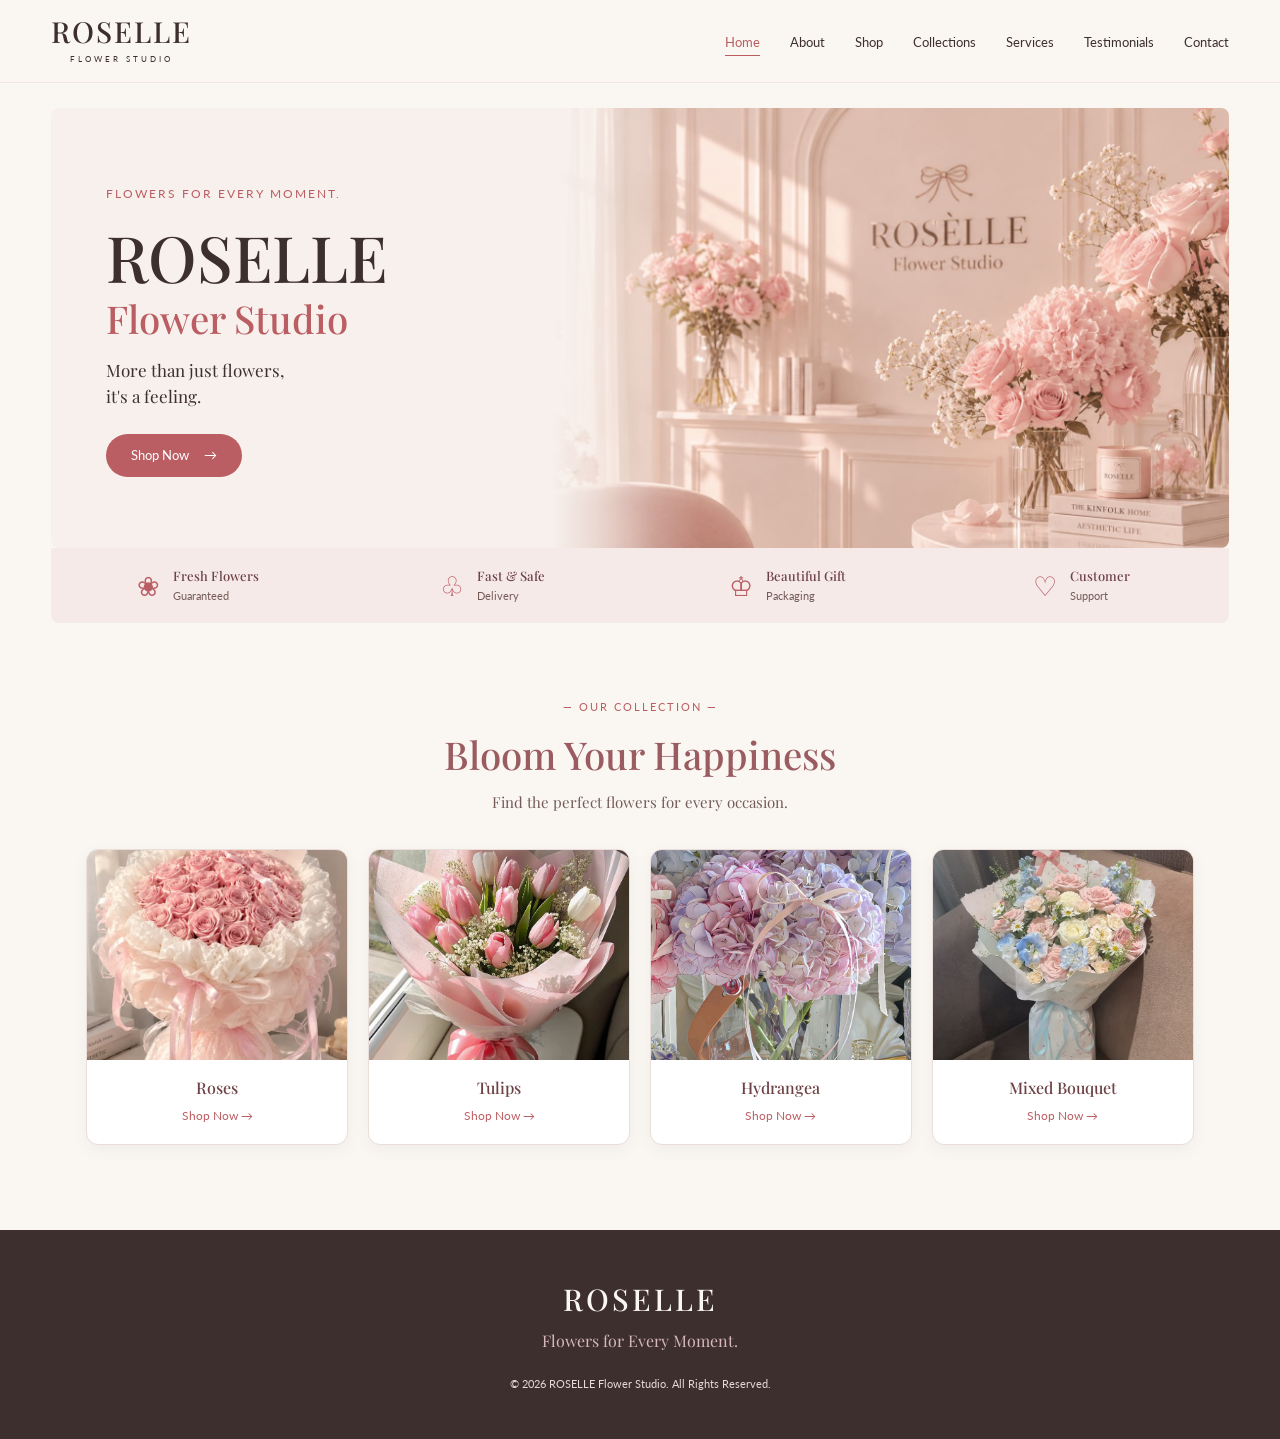
<file: index.html>
<!DOCTYPE html>
<html lang="en">

<head>
    <meta charset="UTF-8">
    <meta name="viewport" content="width=device-width, initial-scale=1.0">

    <title>ROSELLE | Flower Studio</title>

    <!-- GOOGLE FONT -->
    <link rel="preconnect" href="https://fonts.googleapis.com">
    <link rel="preconnect" href="https://fonts.gstatic.com" crossorigin>

    <link href="https://fonts.googleapis.com/css2?family=Playfair+Display:ital,wght@0,400;0,500;0,600;1,400;1,500&family=Lato:wght@300;400;500;600;700&display=swap" rel="stylesheet">

    <!-- CSS -->
    <link rel="stylesheet" href="css/style.css">

    <!-- JAVASCRIPT -->
    <script src="js/script.js" defer></script>

</head>

<body>

    <!-- ==================================
         1. HEADER / NAVBAR
    =================================== -->

    <header class="rosita_header">

        <div class="rosita_container">

            <!-- LOGO -->
            <a href="index.html" class="rosita_logo">

                <span class="rosita_logo_name">ROSELLE</span>

                <small class="rosita_logo_subtitle">
                    FLOWER STUDIO
                </small>

            </a>


            <!-- NAVIGATION -->
            <nav class="rosita_navbar">

                <ul class="rosita_nav_list">

                    <li><a href="index.html" class="rosita_active">Home</a></li>

                    <li><a href="about.html">About</a></li>

                    <li><a href="shop.html">Shop</a></li>

                    <li><a href="collections.html">Collections</a></li>

                    <li><a href="services.html">Services</a></li>

                    <li><a href="testimonials.html">Testimonials</a></li>

                    <li><a href="contact.html">Contact</a></li>

                </ul>

            </nav>


            <!-- MOBILE MENU -->
            <button class="rosita_menu_toggle"
                    aria-label="Open menu"
                    aria-expanded="false">

                ☰

            </button>

        </div>

    </header>


    <!-- ==================================
         2. MAIN CONTENT
    =================================== -->

    <main>

        <!-- HERO SECTION -->
        <section class="rosita_hero">


            <!-- HERO TEXT -->
            <div class="rosita_hero_content">

                <p class="rosita_subtitle">
                    FLOWERS FOR EVERY MOMENT.
                </p>

                <h1 class="rosita_hero_title">

                    ROSELLE

                    <span>Flower Studio</span>

                </h1>

                <p class="rosita_hero_description">
                    More than just flowers,
                    <br>
                    it's a feeling.
                </p>

                <a href="shop.html" class="rosita_button">
                    Shop Now <span>→</span>
                </a>

            </div>


            <!-- HERO IMAGE -->
           <div class="rosita_hero_image">
    <img src="images/home-banner.jpg" alt="ROSELLE Flower Studio Bouquet">
</div>

        </section>


        <!-- ==================================
             3. BENEFITS SECTION
        =================================== -->

        <section class="rosita_benefits">

            <div class="rosita_benefit_item">

                <span class="rosita_benefit_icon">❀</span>

                <div>
                    <h3>Fresh Flowers</h3>
                    <p>Guaranteed</p>
                </div>

            </div>


            <div class="rosita_benefit_item">

                <span class="rosita_benefit_icon">♧</span>

                <div>
                    <h3>Fast & Safe</h3>
                    <p>Delivery</p>
                </div>

            </div>


            <div class="rosita_benefit_item">

                <span class="rosita_benefit_icon">♔</span>

                <div>
                    <h3>Beautiful Gift</h3>
                    <p>Packaging</p>
                </div>

            </div>


            <div class="rosita_benefit_item">

                <span class="rosita_benefit_icon">♡</span>

                <div>
                    <h3>Customer</h3>
                    <p>Support</p>
                </div>

            </div>

        </section>


        <!-- ==================================
             4. COLLECTION SECTION
        =================================== -->

        <section class="rosita_collection">


            <div class="rosita_collection_heading">

                <p class="rosita_collection_subtitle">
                    — OUR COLLECTION —
                </p>

                <h2>Bloom Your Happiness</h2>

                <p class="rosita_collection_description">
                    Find the perfect flowers for every occasion.
                </p>

            </div>


            <!-- PRODUCT CONTAINER -->
            <div class="rosita_product_container">


                <!-- PRODUCT 1 : ROSES -->
                <article class="rosita_product_card">

                    <div class="rosita_product_image">

                        <img
                            src="images/home-roses.jpg"
                            alt="Pink Roses"
                        >

                    </div>

                    <h3>Roses</h3>

                    <a href="shop.html" class="rosita_product_link">
                        Shop Now →
                    </a>

                </article>


                <!-- PRODUCT 2 : TULIPS -->
                <article class="rosita_product_card">

                    <div class="rosita_product_image">

                        <img
                            src="images/home-tulips.jpg"
                            alt="Soft Pink Tulips"
                        >

                    </div>

                    <h3>Tulips</h3>

                    <a href="shop.html" class="rosita_product_link">
                        Shop Now →
                    </a>

                </article>


                <!-- PRODUCT 3 : HYDRANGEA -->
                <article class="rosita_product_card">

                    <div class="rosita_product_image">

                        <img
                            src="images/home-hydrangea.jpg"
                            alt="Pastel Hydrangea"
                        >

                    </div>

                    <h3>Hydrangea</h3>

                    <a href="shop.html" class="rosita_product_link">
                        Shop Now →
                    </a>

                </article>


                <!-- PRODUCT 4 : MIXED BOUQUET -->
                <article class="rosita_product_card">

                    <div class="rosita_product_image">

                        <img
                            src="images/home-mixed-bouquet.jpg"
                            alt="Pastel Mixed Bouquet"
                        >

                    </div>

                    <h3>Mixed Bouquet</h3>

                    <a href="shop.html" class="rosita_product_link">
                        Shop Now →
                    </a>

                </article>


            </div>

        </section>

    </main>


    <!-- ==================================
         5. FOOTER
    =================================== -->

    <footer class="rosita_footer">

        <div class="rosita_footer_content">

            <h2>ROSELLE</h2>

            <p>Flowers for Every Moment.</p>

            <span>
                © 2026 ROSELLE Flower Studio.
                All Rights Reserved.
            </span>

        </div>

    </footer>


</body>
</html>
</file>
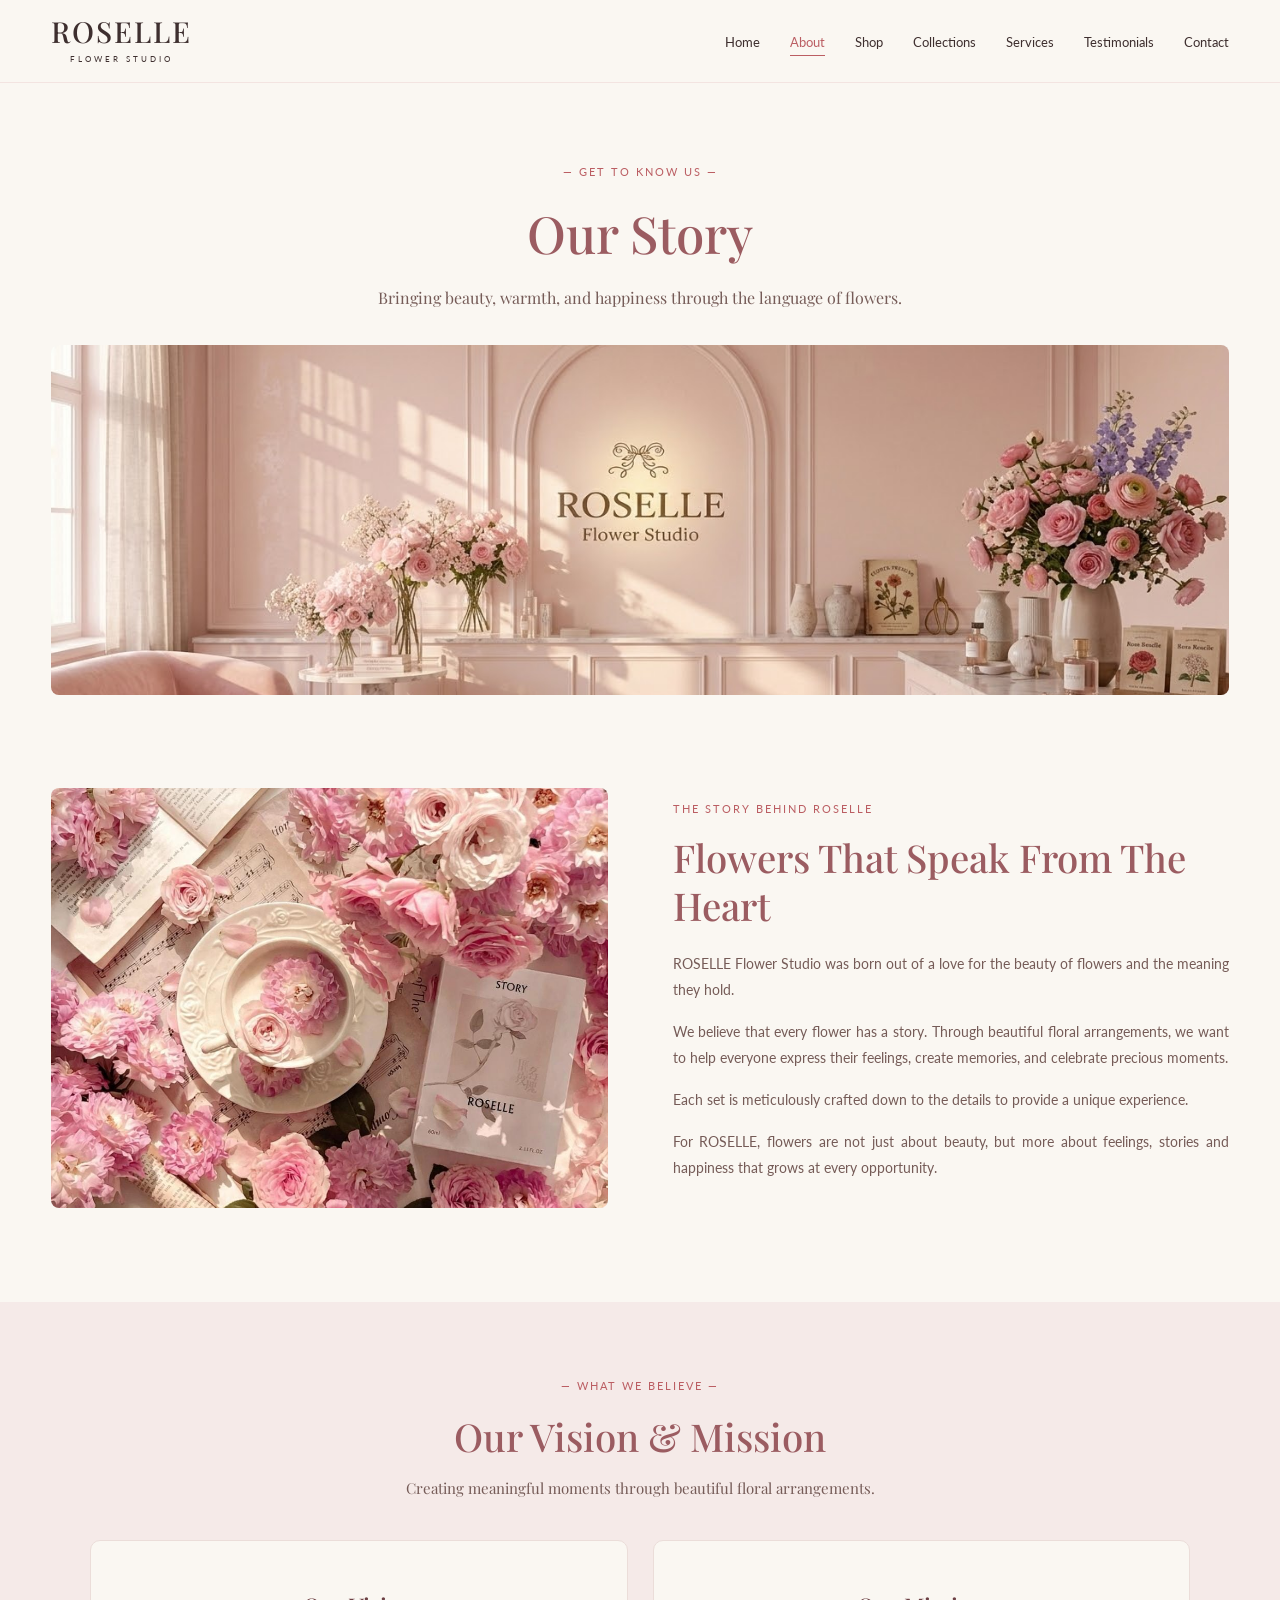
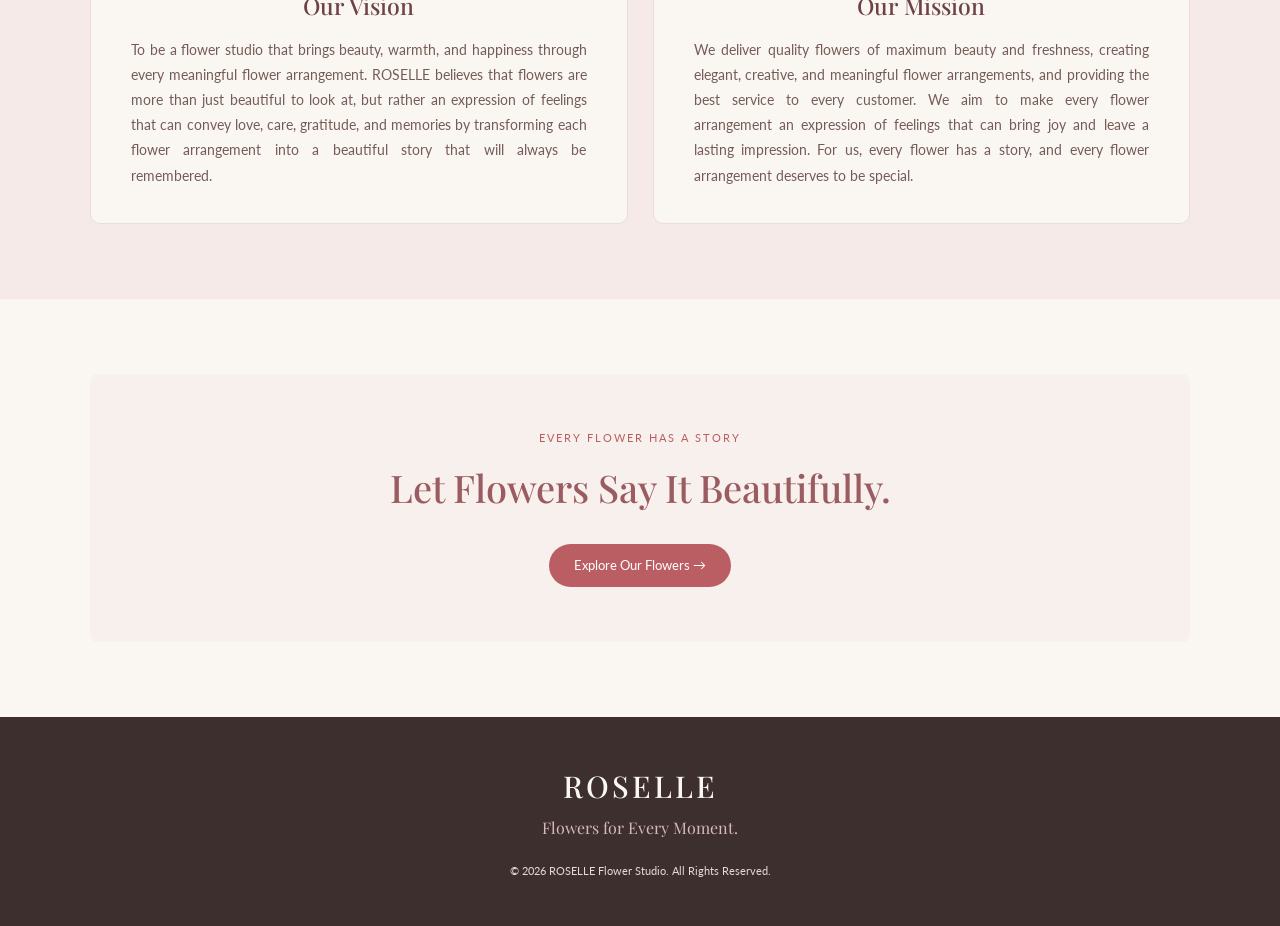
<file: about.html>
<!DOCTYPE html>
<html lang="en">

<head>
    <meta charset="UTF-8">
    <meta name="viewport" content="width=device-width, initial-scale=1.0">

    <title>About Us | ROSELLE Flower Studio</title>

    <!-- GOOGLE FONT -->
    <link rel="preconnect" href="https://fonts.googleapis.com">
    <link rel="preconnect" href="https://fonts.gstatic.com" crossorigin>

    <link href="https://fonts.googleapis.com/css2?family=Playfair+Display:wght@400;500;600&family=Lato:wght@300;400;500;600;700&display=swap" rel="stylesheet">

    <!-- CSS -->
    <link rel="stylesheet" href="css/style.css">

    <!-- JAVASCRIPT -->
    <script src="js/script.js" defer></script>

</head>

<body>

    <!-- HEADER / NAVBAR -->
    <header class="rosita_header">

        <div class="rosita_container">

            <a href="index.html" class="rosita_logo">
                <span class="rosita_logo_name">ROSELLE</span>

                <small class="rosita_logo_subtitle">
                    FLOWER STUDIO
                </small>
            </a>

            <nav class="rosita_navbar">

                <ul class="rosita_nav_list">

                    <li><a href="index.html">Home</a></li>
                    <li><a href="about.html" class="rosita_active">About</a></li>
                    <li><a href="shop.html">Shop</a></li>
                    <li><a href="collections.html">Collections</a></li>
                    <li><a href="services.html">Services</a></li>
                    <li><a href="testimonials.html">Testimonials</a></li>
                    <li><a href="contact.html">Contact</a></li>

                </ul>

            </nav>

            <button class="rosita_menu_toggle"
                    aria-label="Open menu"
                    aria-expanded="false">
                ☰
            </button>

        </div>

    </header>


    <!-- MAIN CONTENT -->
    <main>

        <!-- ABOUT HERO -->
        <section class="rosita_about_hero">

            <div class="rosita_about_heading">

                <p class="rosita_about_subtitle">
                    — GET TO KNOW US —
                </p>

                <h1>Our Story</h1>

                <p>
                    Bringing beauty, warmth, and happiness
                    through the language of flowers.
                </p>

            </div>

            <!-- ABOUT BANNER IMAGE -->
            <div class="rosita_about_banner">

                <img src="images/about-banner.jpg"
                     alt="ROSELLE Flower Studio Floral Arrangement">

            </div>

        </section>


        <!-- ABOUT STORY -->
        <section class="rosita_about_story">

            <!-- STORY IMAGE -->
            <div class="rosita_about_story_image">

                <img src="images/about-story.jpg"
                     alt="Beautiful Floral Arrangement by ROSELLE">

            </div>


            <!-- STORY CONTENT -->
            <div class="rosita_about_story_content">

                <p class="rosita_about_label">
                    THE STORY BEHIND ROSELLE
                </p>

                <h2>Flowers That Speak From The Heart</h2>

                <p>
                    ROSELLE Flower Studio was born out of a love 
                    for the beauty of flowers and the meaning they hold.
                </p>

                <p>
                    We believe that every flower has a story. 
                    Through beautiful floral arrangements, 
                    we want to help everyone express their feelings,
                    create memories, and celebrate precious moments.
                </p>

                <p>
                    Each set is meticulously crafted down to the 
                    details to provide a unique experience.
                </p>

                <p>
                    For ROSELLE, flowers are not just about beauty,
                    but more about feelings, stories and happiness 
                    that grows at every opportunity.
                </p>

            </div>

        </section>


        <!-- VISION AND MISSION -->
        <section class="rosita_about_values">

            <div class="rosita_about_values_heading">

                <p class="rosita_about_subtitle">
                    — WHAT WE BELIEVE —
                </p>

                <h2>Our Vision & Mission</h2>

                <p>
                    Creating meaningful moments through
                    beautiful floral arrangements.
                </p>

            </div>


            <div class="rosita_about_values_container">

                <!-- VISION -->
                <article class="rosita_about_value_card">

                    <h3>Our Vision</h3>

                    <p>
                        To be a flower studio that brings beauty, warmth, and happiness
                        through every meaningful flower arrangement. 
                        ROSELLE believes that flowers are more than just beautiful to look at,
                        but rather an expression of feelings that can convey love, care, gratitude, 
                        and memories by transforming each flower arrangement into a beautiful story 
                        that will always be remembered.
                    </p>

                </article>


                <!-- MISSION -->
                <article class="rosita_about_value_card">

                    <h3>Our Mission</h3>

                    <p>
                        We deliver quality flowers of maximum beauty and freshness, creating elegant, creative,
                        and meaningful flower arrangements, and providing the best service to every customer.
                        We aim to make every flower arrangement an expression of feelings that can bring joy 
                        and leave a lasting impression. For us, every flower has a story, and every flower arrangement deserves to be special.
                    </p>

                </article>

            </div>

        </section>


        <!-- CLOSING SECTION -->
        <section class="rosita_about_closing">

            <p>EVERY FLOWER HAS A STORY</p>

            <h2>Let Flowers Say It Beautifully.</h2>

            <a href="shop.html" class="rosita_button">
                Explore Our Flowers →
            </a>

        </section>

    </main>


    <!-- FOOTER -->
    <footer class="rosita_footer">

        <div class="rosita_footer_content">

            <h2>ROSELLE</h2>

            <p>Flowers for Every Moment.</p>

            <span>
                © 2026 ROSELLE Flower Studio.
                All Rights Reserved.
            </span>

        </div>

    </footer>

</body>
</html>
</file>
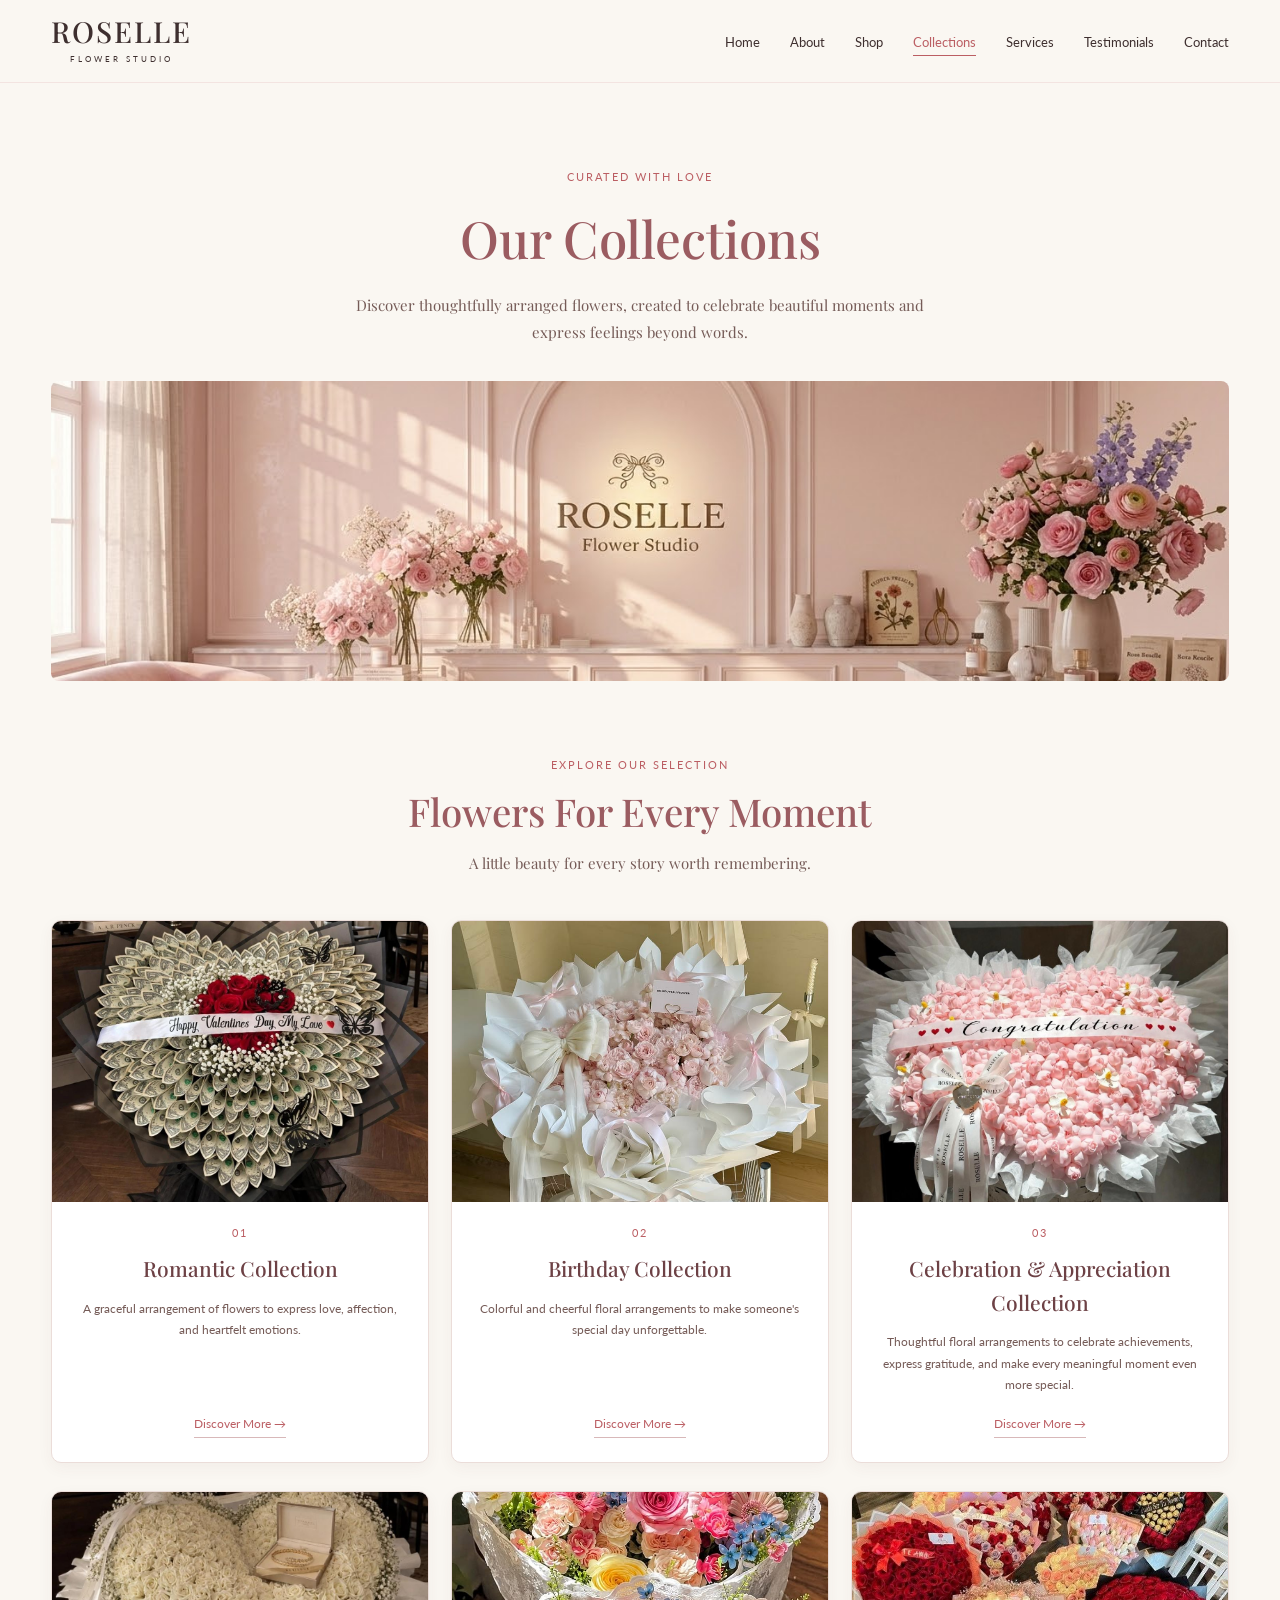
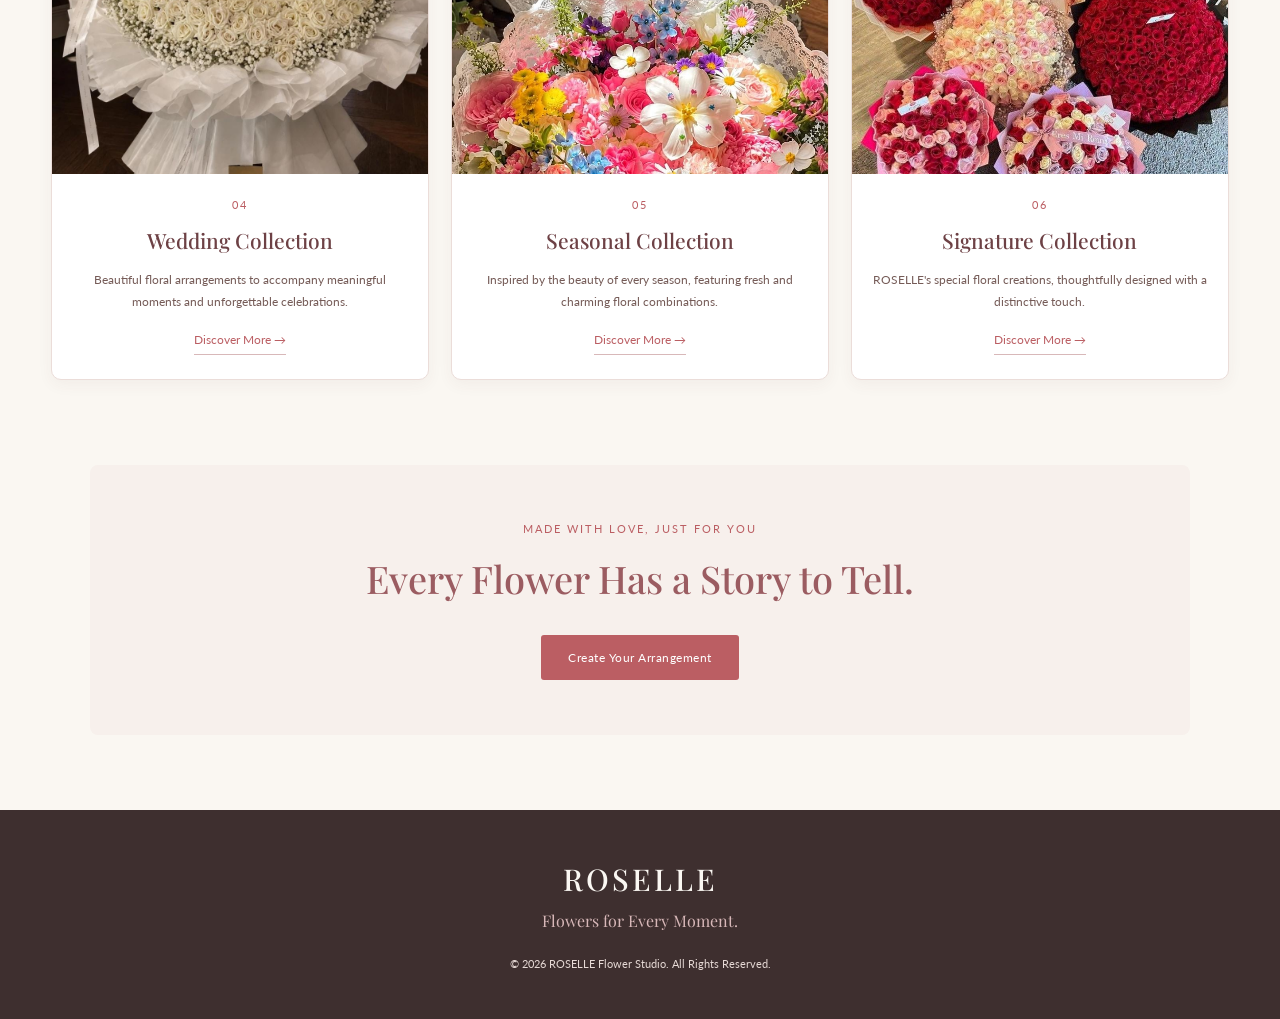
<file: collections.html>
<!DOCTYPE html>
<html lang="en">

<head>
    <meta charset="UTF-8">
    <meta name="viewport" content="width=device-width, initial-scale=1.0">

    <title>Collections | ROSELLE Flower Studio</title>

    <link rel="preconnect" href="https://fonts.googleapis.com">
    <link rel="preconnect" href="https://fonts.gstatic.com" crossorigin>

    <link href="https://fonts.googleapis.com/css2?family=Playfair+Display:wght@400;500;600&family=Lato:wght@300;400;500;600;700&display=swap" rel="stylesheet">

    <link rel="stylesheet" href="css/style.css">
    <script src="js/script.js" defer></script>
</head>

<body>

    <!-- =================================
         HEADER / NAVBAR
    ================================== -->

    <header class="rosita_header">

        <div class="rosita_container">

            <a href="index.html" class="rosita_logo">
                <span class="rosita_logo_name">ROSELLE</span>
                <span class="rosita_logo_subtitle">FLOWER STUDIO</span>
            </a>

            <nav class="rosita_navbar">
                
                <ul class="rosita_nav_list">

                    <li><a href="index.html">Home</a></li>
                    <li><a href="about.html">About</a></li>
                    <li><a href="shop.html">Shop</a></li>
                    <li><a href="collections.html" class="rosita_active">Collections</a></li>
                    <li><a href="services.html">Services</a></li>
                    <li><a href="testimonials.html">Testimonials</a></li>
                    <li><a href="contact.html">Contact</a></li>

                </ul>

            </nav>

                <button class="rosita_menu_toggle"
                    aria-label="Open menu"
                    aria-expanded="false">
                    ☰
                </button>
                
        </div>

    </header>


    <!-- =================================
         MAIN CONTENT
    ================================== -->

    <main>

        <!-- COLLECTION HERO -->

        <section class="rosita_collections_hero">

            <p class="rosita_collections_subtitle">
                CURATED WITH LOVE
            </p>

            <h1>Our Collections</h1>

            <p class="rosita_collections_description">
                Discover thoughtfully arranged flowers, created to
                celebrate beautiful moments and express feelings
                beyond words.
            </p>

        </section>


        <!-- COLLECTION BANNER -->

        <section class="rosita_collections_banner">

            <div class="rosita_collections_banner_image">

                <img src="images/collections-banner.jpg"
                    alt="ROSELLE Flower Collections">

            </div>

        </section>


        <!-- COLLECTION LIST -->

        <section class="rosita_collections_section">

            <div class="rosita_collections_heading">

                <p>EXPLORE OUR SELECTION</p>

                <h2>Flowers For Every Moment</h2>

                <span>
                    A little beauty for every story worth remembering.
                </span>

            </div>


            <div class="rosita_collections_grid">


                <!-- COLLECTION 1: ROMANTIC -->

                <article class="rosita_collection_card">

                    <div class="rosita_collection_image">

                        <img src="images/collection-romantic.jpg"
                            alt="Romantic Flower Collection">

                    </div>

                    <div class="rosita_collection_info">

                        <p class="rosita_collection_number">01</p>

                        <h3>Romantic Collection</h3>

                        <p>
                            A graceful arrangement of flowers to express
                            love, affection, and heartfelt emotions.
                        </p>

                        <a href="contact.html">Discover More →</a>

                    </div>

                </article>


                <!-- COLLECTION 2: BIRTHDAY -->

                <article class="rosita_collection_card">

                    <div class="rosita_collection_image">

                        <img src="images/collection-birthday.jpg"
                            alt="Birthday Flower Collection">

                    </div>

                    <div class="rosita_collection_info">

                        <p class="rosita_collection_number">02</p>

                        <h3>Birthday Collection</h3>

                        <p>
                            Colorful and cheerful floral arrangements
                            to make someone's special day unforgettable.
                        </p>

                        <a href="contact.html">Discover More →</a>

                    </div>

                </article>


                 <!-- COLLECTION 3: CELEBRATION & APPRECIATION -->

                <article class="rosita_collection_card">

                    <div class="rosita_collection_image">

                        <img src="images/collection-celebration.jpg"
                             alt="Celebration and Appreciation Flower Collection">

                    </div>

                    <div class="rosita_collection_info">

                        <p class="rosita_collection_number">03</p>

                        <h3>Celebration & Appreciation Collection</h3>

                        <p>
                            Thoughtful floral arrangements to celebrate achievements,
                            express gratitude, and make every meaningful moment
                            even more special.
                        </p>

                        <a href="contact.html">Discover More →</a>

                    </div>

                </article>


                <!-- COLLECTION 4: WEDDING -->

                <article class="rosita_collection_card">

                    <div class="rosita_collection_image">

                        <img src="images/collection-wedding.jpg"
                            alt="Wedding Flower Collection">

                    </div>

                    <div class="rosita_collection_info">

                        <p class="rosita_collection_number">04</p>

                        <h3>Wedding Collection</h3>

                        <p>
                            Beautiful floral arrangements to accompany
                            meaningful moments and unforgettable celebrations.
                        </p>

                        <a href="contact.html">Discover More →</a>

                    </div>

                </article>


                <!-- COLLECTION 5: SEASONAL -->

                <article class="rosita_collection_card">

                    <div class="rosita_collection_image">

                        <img src="images/collection-seasonal.jpg"
                            alt="Seasonal Flower Collection">

                    </div>

                    <div class="rosita_collection_info">

                        <p class="rosita_collection_number">05</p>

                        <h3>Seasonal Collection</h3>

                        <p>
                            Inspired by the beauty of every season,
                            featuring fresh and charming floral combinations.
                        </p>

                        <a href="contact.html">Discover More →</a>

                    </div>

                </article>


                <!-- COLLECTION 6: SIGNATURE -->

                <article class="rosita_collection_card">

                    <div class="rosita_collection_image">

                        <img src="images/collection-signature.jpg"
                            alt="ROSELLE Signature Flower Collection">

                    </div>

                    <div class="rosita_collection_info">

                        <p class="rosita_collection_number">06</p>

                        <h3>Signature Collection</h3>

                        <p>
                            ROSELLE's special floral creations,
                            thoughtfully designed with a distinctive touch.
                        </p>

                        <a href="contact.html">Discover More →</a>

                    </div>

                </article>


            </div>

        </section>


        <!-- CLOSING SECTION -->

        <section class="rosita_collections_closing">

            <p>MADE WITH LOVE, JUST FOR YOU</p>

            <h2>
                Every Flower Has a Story to Tell.
            </h2>

            <a href="contact.html" class="rosita_collections_button">
                Create Your Arrangement
            </a>

        </section>

    </main>


    <!-- =================================
         FOOTER
    ================================== -->

    <footer class="rosita_footer">

        <div class="rosita_footer_content">

            <h2>ROSELLE</h2>

            <p>Flowers for Every Moment.</p>

            <span>© 2026 ROSELLE Flower Studio. All Rights Reserved.</span>

        </div>

    </footer>


</body>
</html>
</file>
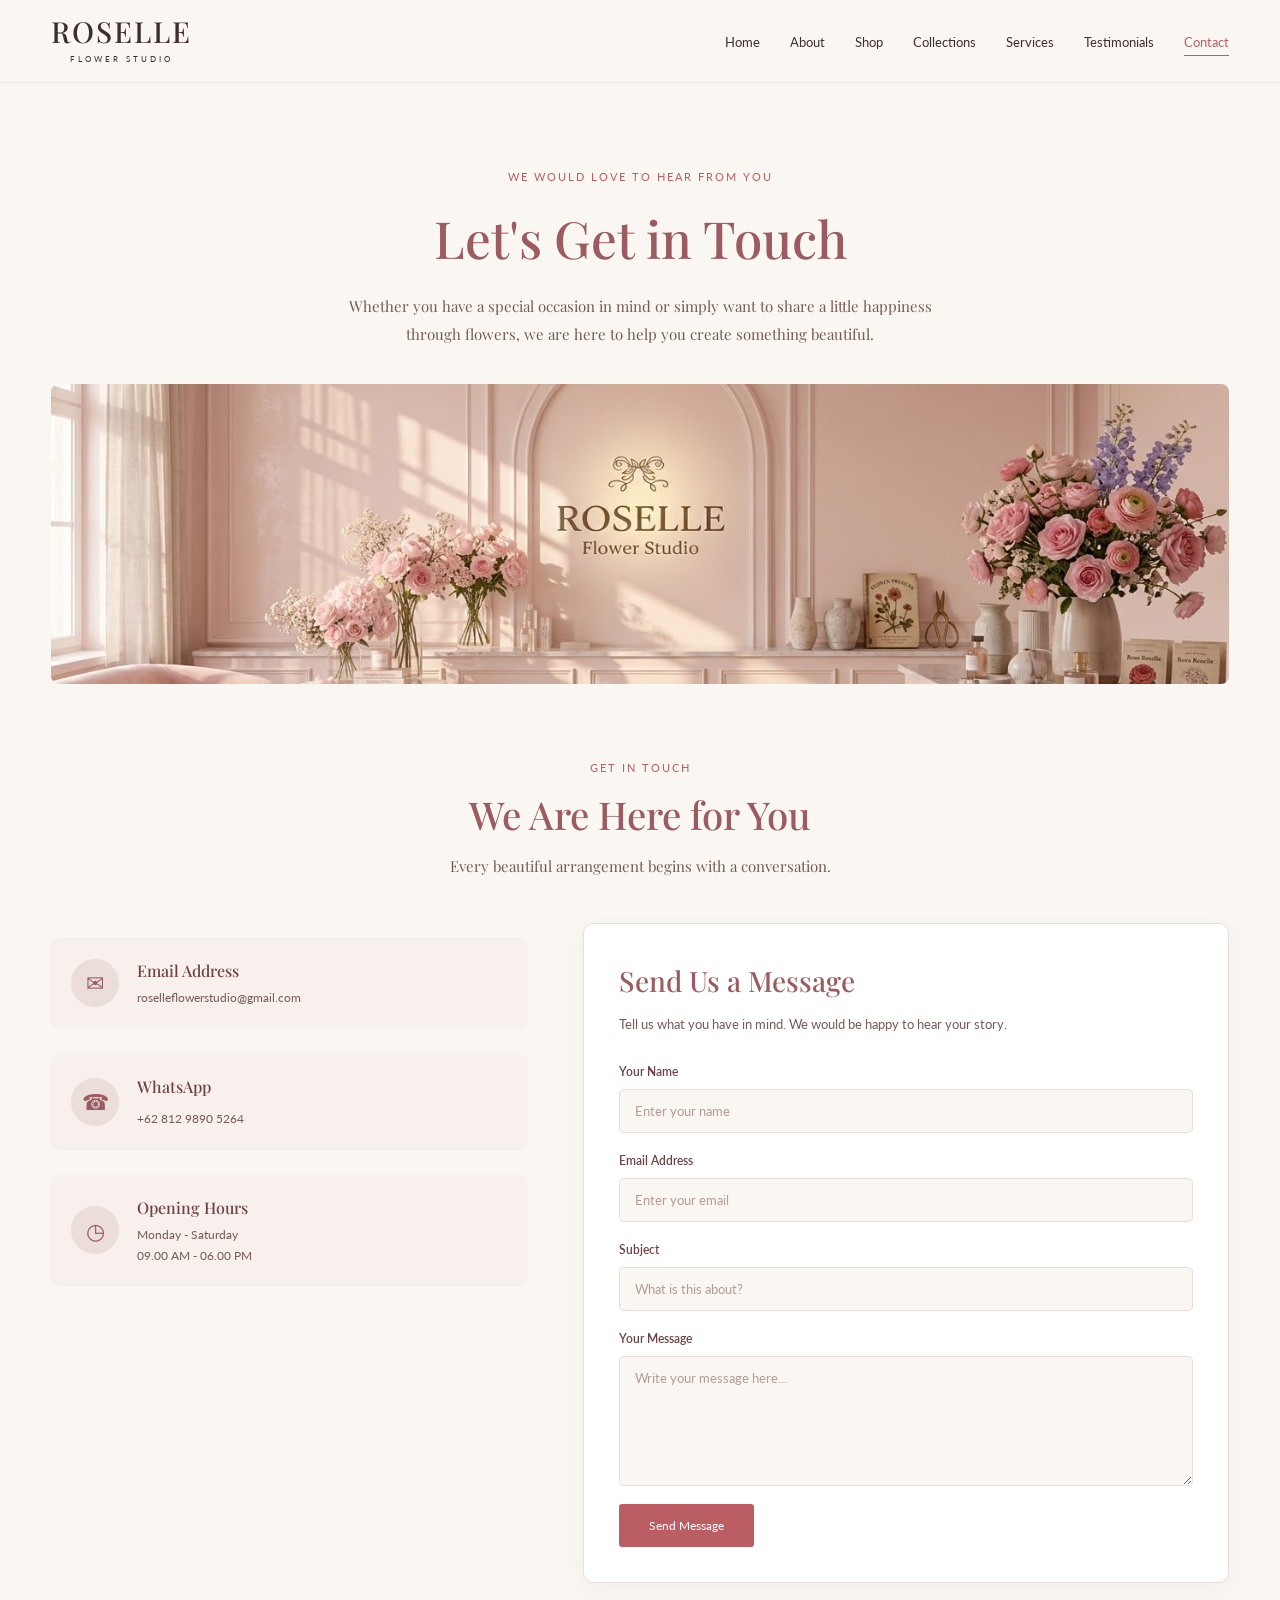
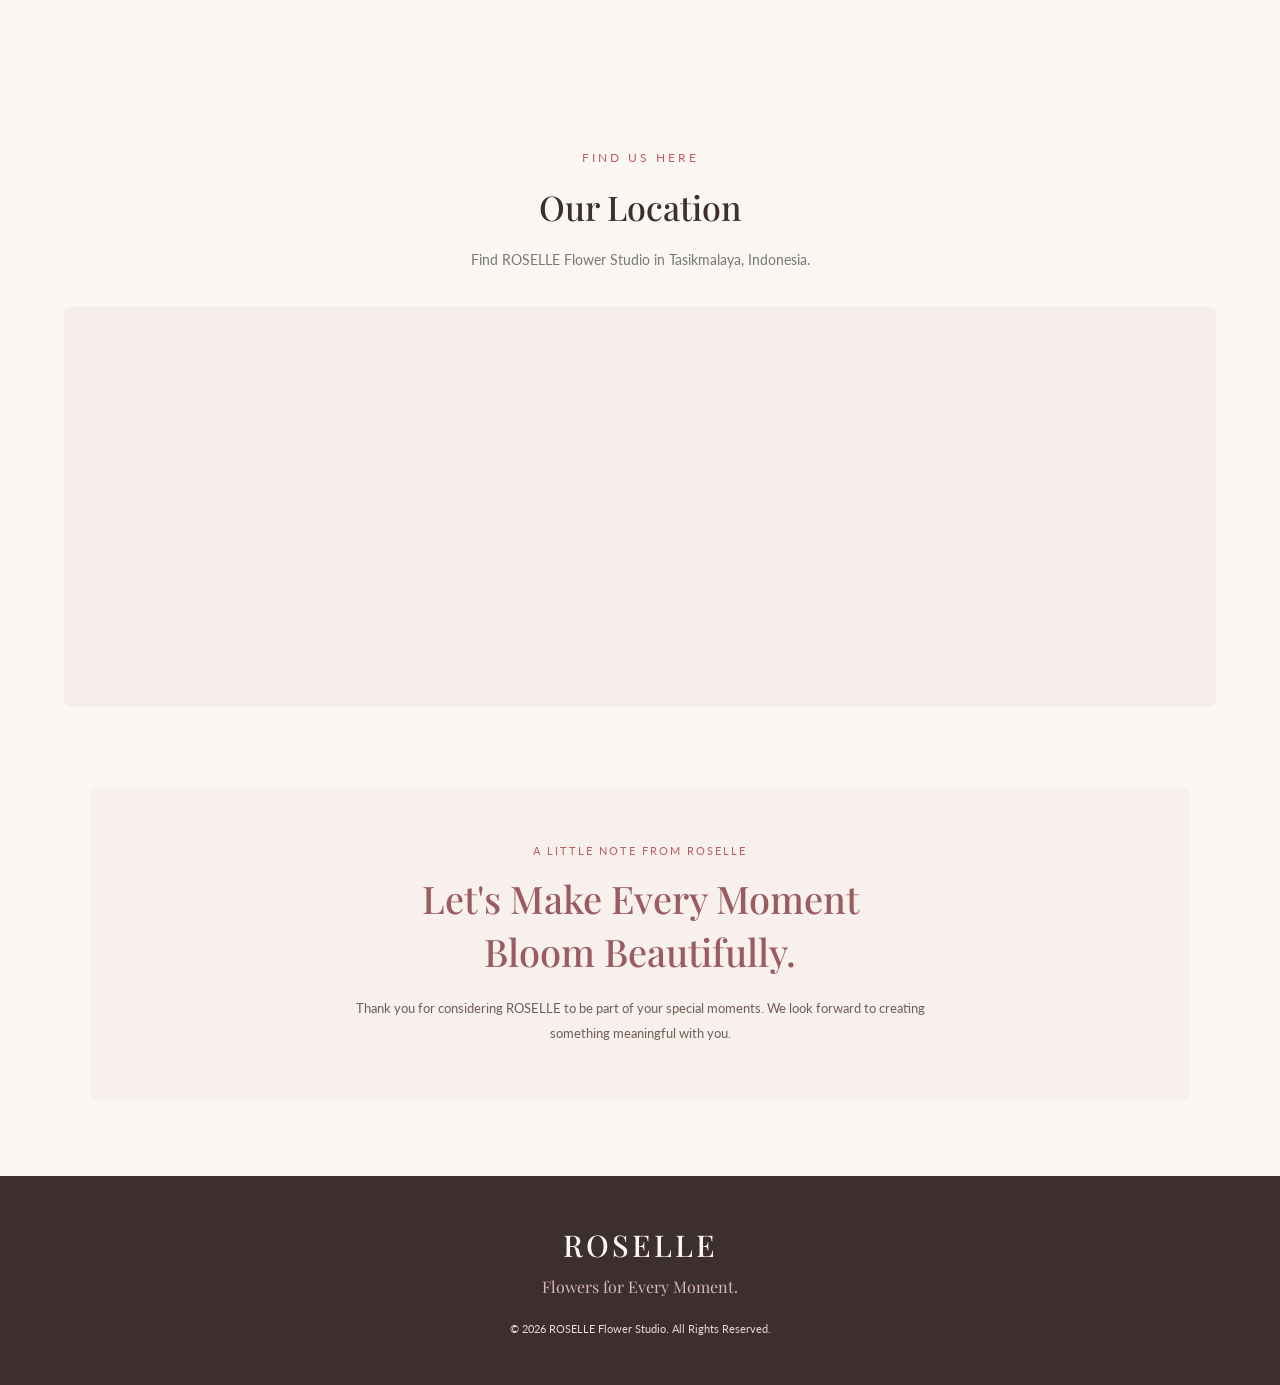
<file: contact.html>
<!DOCTYPE html>
<html lang="en">

<head>
    <meta charset="UTF-8">
    <meta name="viewport" content="width=device-width, initial-scale=1.0">

    <title>Contact | ROSELLE Flower Studio</title>

    <!-- GOOGLE FONTS -->
    <link rel="preconnect" href="https://fonts.googleapis.com">
    <link rel="preconnect" href="https://fonts.gstatic.com" crossorigin>

    <link href="https://fonts.googleapis.com/css2?family=Lato:wght@300;400;500;600;700&family=Playfair+Display:wght@400;500;600&display=swap" rel="stylesheet">

    <!-- CSS -->
    <link rel="stylesheet" href="css/style.css">

    <!-- JAVASCRIPT -->
    <script src="js/script.js" defer></script>
</head>

<body>

    <!-- =========================================
         HEADER / NAVBAR
    ========================================== -->

    <header class="rosita_header">

        <div class="rosita_container">

            <a href="index.html" class="rosita_logo">
                <span class="rosita_logo_name">ROSELLE</span>
                <span class="rosita_logo_subtitle">FLOWER STUDIO</span>
            </a>

            <nav class="rosita_navbar">

                <ul class="rosita_nav_list">

                    <li><a href="index.html">Home</a></li>
                    <li><a href="about.html">About</a></li>
                    <li><a href="shop.html">Shop</a></li>
                    <li><a href="collections.html">Collections</a></li>
                    <li><a href="services.html">Services</a></li>
                    <li><a href="testimonials.html">Testimonials</a></li>
                    <li><a href="contact.html" class="rosita_active">Contact</a></li>

                </ul>

            </nav>

                <button class="rosita_menu_toggle"
                    aria-label="Open menu"
                    aria-expanded="false">
                    ☰
                </button>

        </div>

    </header>


    <!-- =========================================
         CONTACT HERO
    ========================================== -->
    <main>
        <section class="rosita_contact_hero">

            <p class="rosita_contact_subtitle">
                WE WOULD LOVE TO HEAR FROM YOU
            </p>

            <h1>Let's Get in Touch</h1>

            <p class="rosita_contact_description">
                Whether you have a special occasion in mind or simply want
                to share a little happiness through flowers, we are here
                to help you create something beautiful.
            </p>

        </section>


        <!-- =========================================
            CONTACT BANNER
        ========================================== -->

        <section class="rosita_contact_banner">

            <div class="rosita_contact_banner_image">

                <img src="images/contact-banner.jpg"
                    alt="ROSELLE Flower Studio Contact">

            </div>

        </section>


        <!-- =========================================
            CONTACT INFORMATION
        ========================================== -->

        <section class="rosita_contact_section">

            <div class="rosita_contact_heading">

                <p>GET IN TOUCH</p>

                <h2>We Are Here for You</h2>

                <span>
                    Every beautiful arrangement begins with a conversation.
                </span>

            </div>


            <div class="rosita_contact_grid">

                <!-- CONTACT DETAILS -->

                <div class="rosita_contact_info">

                    <!-- EMAIL -->

                    <div class="rosita_contact_item">

                        <div class="rosita_contact_icon">✉</div>

                        <div>
                            <h3>Email Address</h3>
                            <p>roselleflowerstudio@gmail.com</p>
                        </div>

                    </div>


                    <!-- WHATSAPP -->

                    <div class="rosita_contact_item">

                        <div class="rosita_contact_icon">☎</div>

                        <div>
                            <h3>WhatsApp</h3>

                            <a
                                href="https://wa.me/6281298905264"
                                target="_blank"
                                rel="noopener noreferrer"
                                class="rosita_contact_link"
                            >
                                +62 812 9890 5264
                            </a>

                        </div>

                    </div>

                    <!-- OPENING HOURS -->

                    <div class="rosita_contact_item">

                        <div class="rosita_contact_icon">◷</div>

                        <div>
                            <h3>Opening Hours</h3>
                            <p>Monday - Saturday</p>
                            <p>09.00 AM - 06.00 PM</p>
                        </div>

                    </div>

                </div>


                <!-- =================================
                    CONTACT FORM
                ================================== -->

                <div class="rosita_contact_form_wrapper">

                    <h2>Send Us a Message</h2>

                    <p>
                        Tell us what you have in mind.
                        We would be happy to hear your story.
                    </p>

                    <form class="rosita_contact_form">

                        <div class="rosita_form_group">

                            <label for="rosita_name">Your Name</label>

                            <input
                                type="text"
                                id="rosita_name"
                                placeholder="Enter your name"
                                required
                            >

                        </div>


                        <div class="rosita_form_group">

                            <label for="rosita_email">Email Address</label>

                            <input
                                type="email"
                                id="rosita_email"
                                placeholder="Enter your email"
                                required
                            >

                        </div>


                        <div class="rosita_form_group">

                            <label for="rosita_subject">Subject</label>

                            <input
                                type="text"
                                id="rosita_subject"
                                placeholder="What is this about?"
                                required
                            >

                        </div>


                        <div class="rosita_form_group">

                            <label for="rosita_message">Your Message</label>

                            <textarea
                                id="rosita_message"
                                rows="5"
                                placeholder="Write your message here..."
                                required
                            ></textarea>

                        </div>


                        <button type="submit" class="rosita_contact_button">
                            Send Message
                        </button>

                    </form>

                </div>

            </div>

        </section>


        <!-- =========================================
            GOOGLE MAPS
        ========================================== -->

        <section class="rosita_contact_map_section">

            <div class="rosita_contact_map_heading">

                <p>FIND US HERE</p>

                <h2>Our Location</h2>

                <span>
                    Find ROSELLE Flower Studio in Tasikmalaya, Indonesia.
                </span>

            </div>


            <div class="rosita_contact_map">

                
                <iframe
                    src="https://www.google.com/maps?q=Kp.%20Citunggul%2C%20Desa%20Linggajati%2C%20Kecamatan%20Sukaratu%2C%20Kabupaten%20Tasikmalaya%2C%20Jawa%20Barat&output=embed"
                    width="100%"
                    height="400"
                    style="border:0;"
                    allowfullscreen=""
                    loading="lazy"
                    referrerpolicy="no-referrer-when-downgrade"
                    title="Google Maps Kp. Citunggul, Linggajati, Sukaratu">
                </iframe>


            </div>

        </section>


        <!-- =========================================
            CONTACT CLOSING
        ========================================== -->

        <section class="rosita_contact_closing">

            <p>A LITTLE NOTE FROM ROSELLE</p>

            <h2>
                Let's Make Every Moment<br>
                Bloom Beautifully.
            </h2>

            <span>
                Thank you for considering ROSELLE to be part of your
                special moments. We look forward to creating something
                meaningful with you.
            </span>

        </section>
    </main>

    <!-- =========================================
         FOOTER
    ========================================== -->

    <footer class="rosita_footer">

        <div class="rosita_footer_content">

            <h2>ROSELLE</h2>

            <p>Flowers for Every Moment.</p>

            <span>
                © 2026 ROSELLE Flower Studio. All Rights Reserved.
            </span>

        </div>

    </footer>


</body>
</html>
</file>
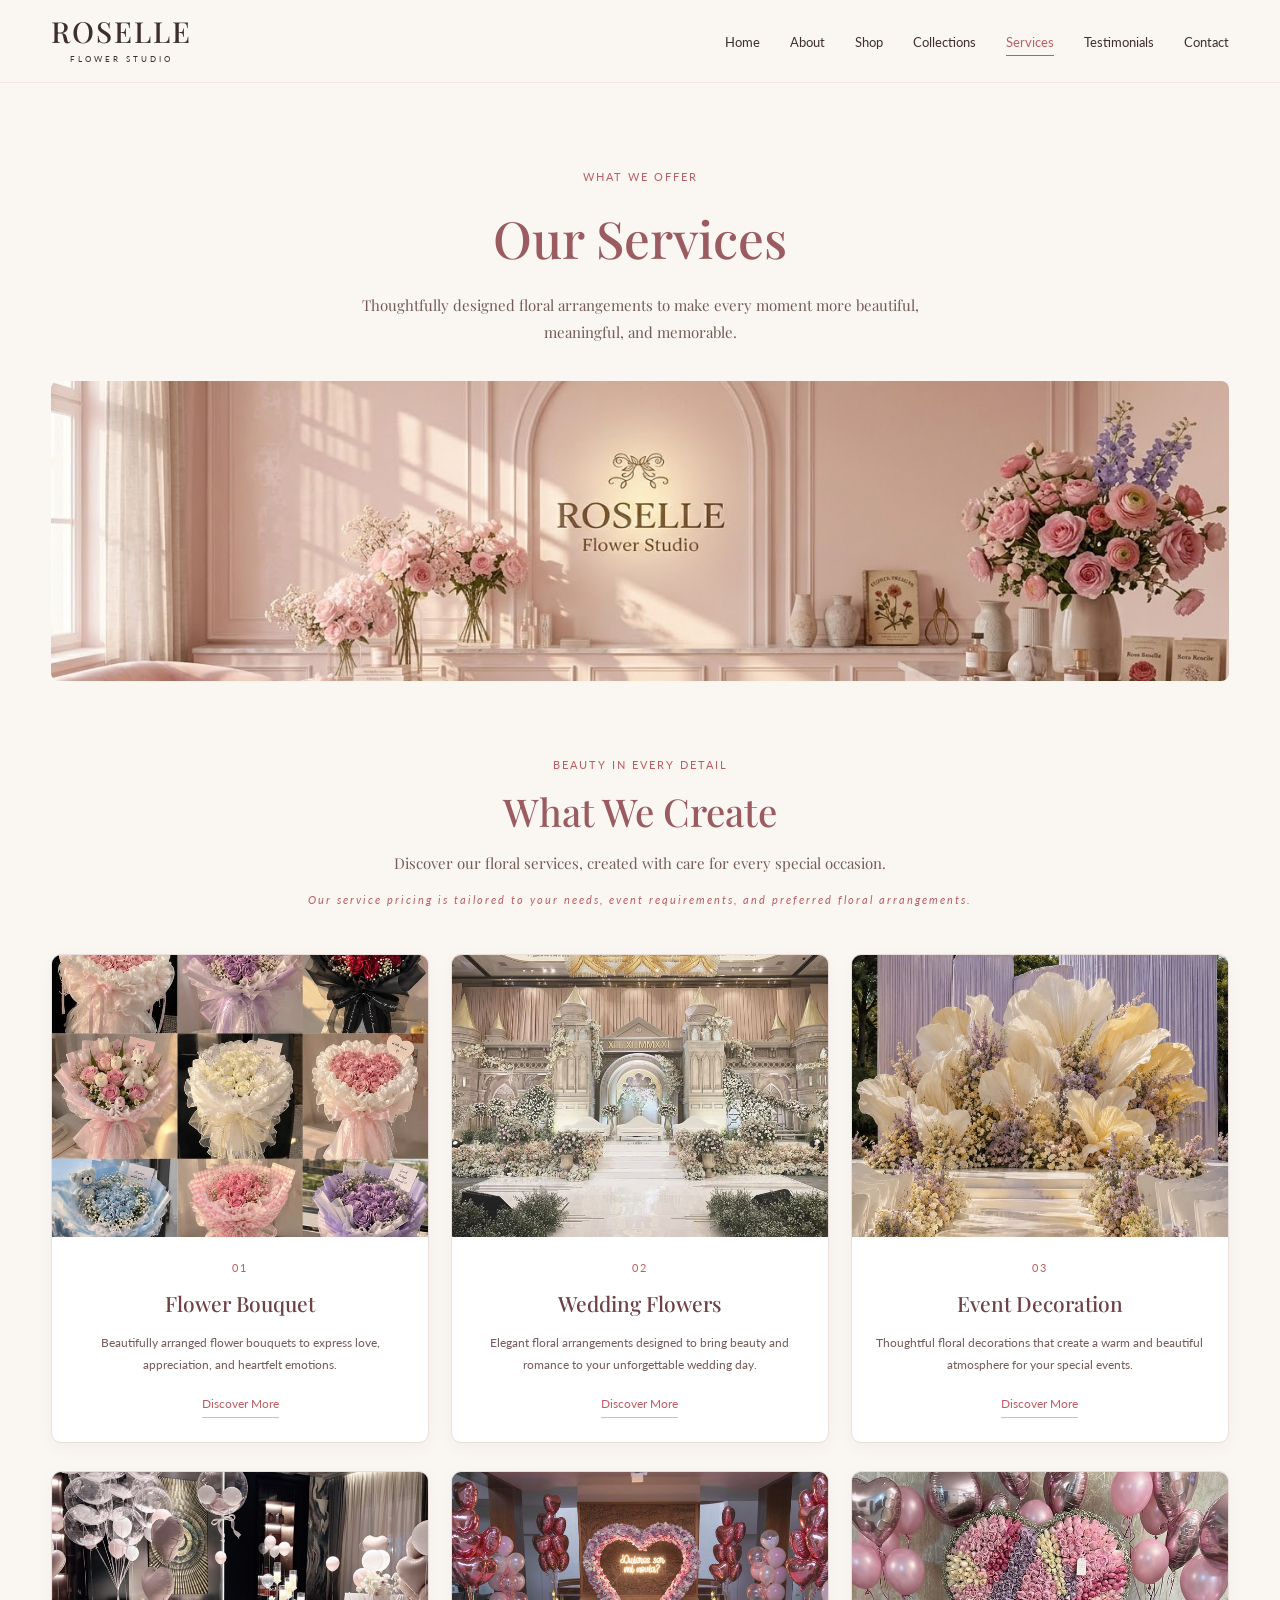
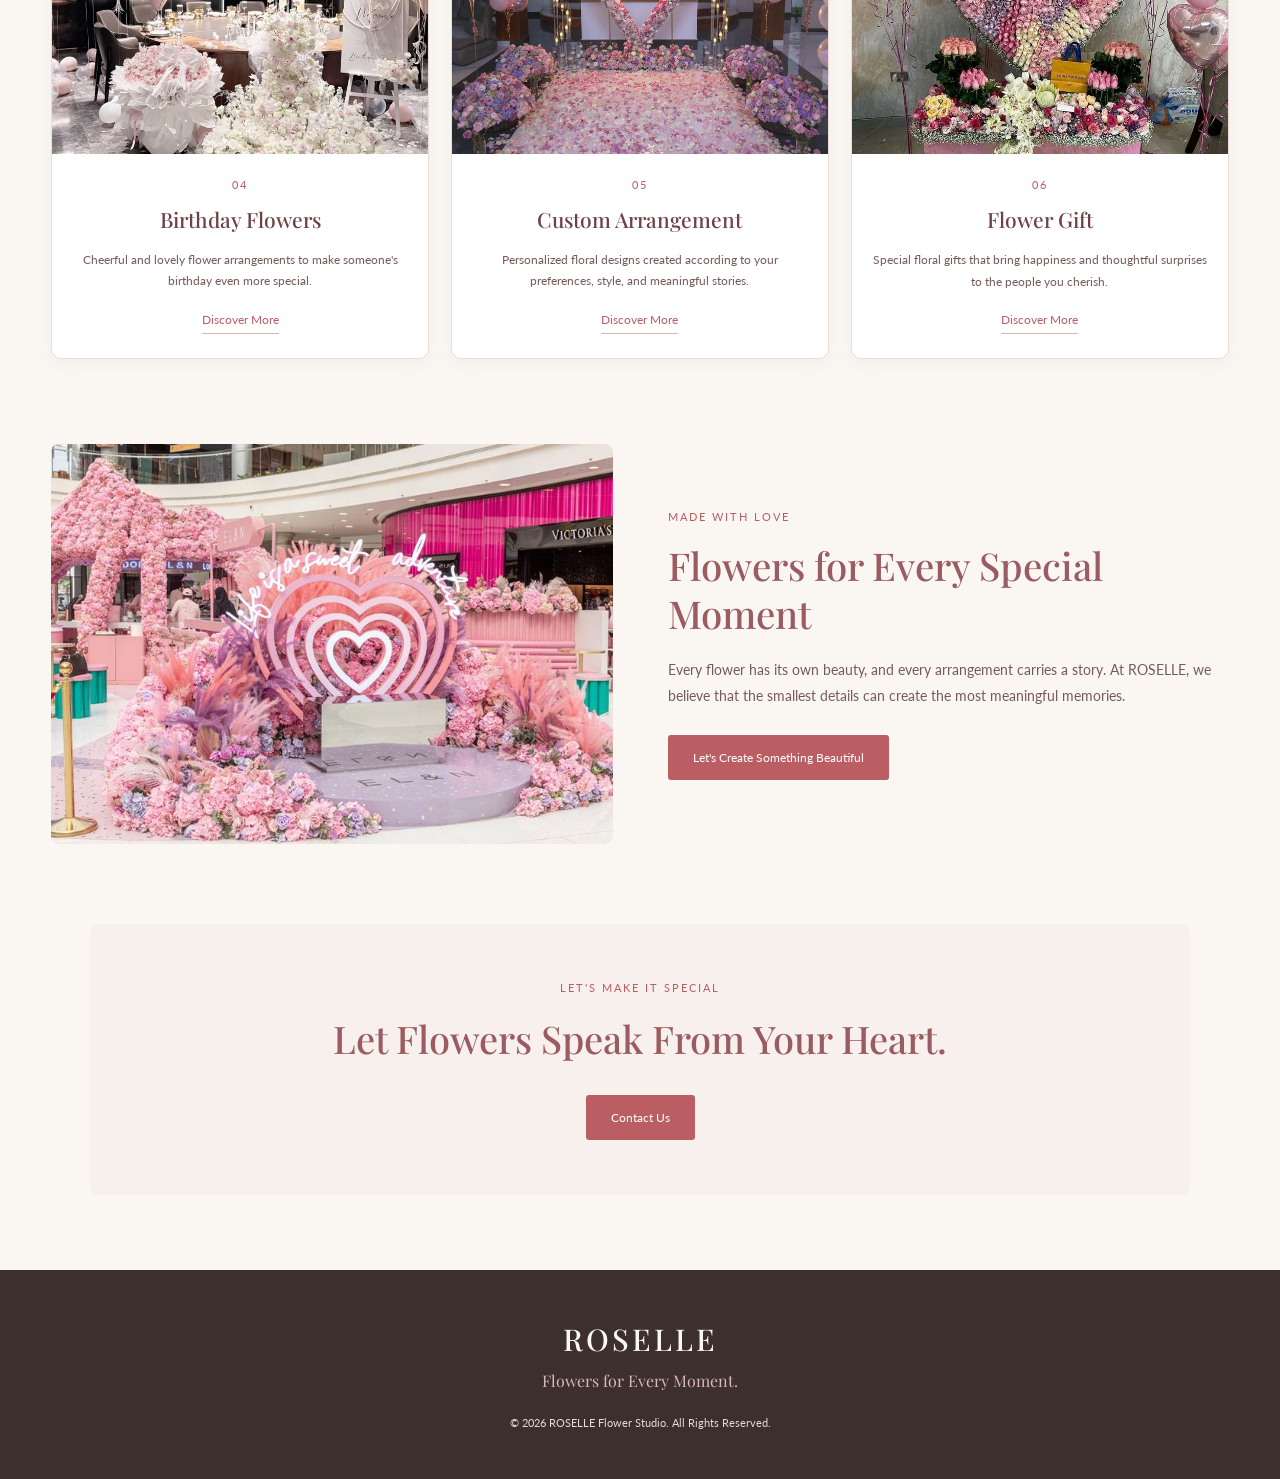
<file: services.html>
<!DOCTYPE html>
<html lang="en">

<head>
    <meta charset="UTF-8">
    <meta name="viewport" content="width=device-width, initial-scale=1.0">

    <title>Services | ROSELLE Flower Studio</title>

    <!-- GOOGLE FONTS -->
    <link rel="preconnect" href="https://fonts.googleapis.com">
    <link rel="preconnect" href="https://fonts.gstatic.com" crossorigin>

    <link href="https://fonts.googleapis.com/css2?family=Lato:wght@300;400;500;600;700&family=Playfair+Display:wght@400;500;600&display=swap" rel="stylesheet">

    <!-- CSS -->
    <link rel="stylesheet" href="css/style.css">

    <!-- JAVASCRIPT -->
    <script src="js/script.js" defer></script>
</head>

<body>

    <!-- =========================================
         HEADER / NAVBAR
    ========================================== -->

    <header class="rosita_header">

        <div class="rosita_container">

            <a href="index.html" class="rosita_logo">
                <span class="rosita_logo_name">ROSELLE</span>
                <span class="rosita_logo_subtitle">FLOWER STUDIO</span>
            </a>

            <nav class="rosita_navbar">

                <ul class="rosita_nav_list">

                    <li><a href="index.html">Home</a></li>
                    <li><a href="about.html">About</a></li>
                    <li><a href="shop.html">Shop</a></li>
                    <li><a href="collections.html">Collections</a></li>
                    <li><a href="services.html" class="rosita_active">Services</a></li>
                    <li><a href="testimonials.html">Testimonials</a></li>
                    <li><a href="contact.html">Contact</a></li>

                </ul>

            </nav>

            <button class="rosita_menu_toggle"
                aria-label="Open menu"
                aria-expanded="false">
                ☰
            </button>

        </div>

    </header>


    <!-- =========================================
         SERVICES HERO
    ========================================== -->

    <main>

        <section class="rosita_services_hero">

            <p class="rosita_services_subtitle">
                WHAT WE OFFER
            </p>

            <h1>Our Services</h1>

            <p class="rosita_services_description">
                Thoughtfully designed floral arrangements to make
                every moment more beautiful, meaningful, and memorable.
            </p>

        </section>


        <!-- =========================================
            SERVICES BANNER
        ========================================== -->

        <section class="rosita_services_banner">

            <div class="rosita_services_banner_image">

                <img src="images/services-banner.jpg"
                    alt="ROSELLE Floral Services">

            </div>

        </section>


        <!-- =========================================
            OUR SERVICES
        ========================================== -->

        <section class="rosita_services_section">

            <div class="rosita_services_heading">

                <p>BEAUTY IN EVERY DETAIL</p>

                <h2>What We Create</h2>

                <span>
                    Discover our floral services, created with care
                    for every special occasion.
                </span>

                <!-- PRICE INFORMATION -->

                <p class="rosita_services_price_note">
                    Our service pricing is tailored to your needs, event
                    requirements, and preferred floral arrangements.
                </p>

            </div>


            <div class="rosita_services_grid">


                <!-- SERVICE 1: FLOWER BOUQUET -->

                <div class="rosita_services_card">

                    <div class="rosita_services_image">

                        <img src="images/service-bouquet.jpg"
                            alt="Beautiful Flower Bouquet">

                    </div>

                    <div class="rosita_services_info">

                        <span>01</span>

                        <h3>Flower Bouquet</h3>

                        <p>
                            Beautifully arranged flower bouquets
                            to express love, appreciation, and
                            heartfelt emotions.
                        </p>

                        <a href="contact.html">Discover More</a>

                    </div>

                </div>


                <!-- SERVICE 2: WEDDING FLOWERS -->

                <div class="rosita_services_card">

                    <div class="rosita_services_image">

                        <img src="images/service-wedding.jpg"
                            alt="Elegant Wedding Flowers">

                    </div>

                    <div class="rosita_services_info">

                        <span>02</span>

                        <h3>Wedding Flowers</h3>

                        <p>
                            Elegant floral arrangements designed
                            to bring beauty and romance to your
                            unforgettable wedding day.
                        </p>

                        <a href="contact.html">Discover More</a>

                    </div>

                </div>


                <!-- SERVICE 3: EVENT DECORATION -->

                <div class="rosita_services_card">

                    <div class="rosita_services_image">

                        <img src="images/service-event.jpg"
                            alt="Floral Event Decoration">

                    </div>

                    <div class="rosita_services_info">

                        <span>03</span>

                        <h3>Event Decoration</h3>

                        <p>
                            Thoughtful floral decorations that
                            create a warm and beautiful atmosphere
                            for your special events.
                        </p>

                        <a href="contact.html">Discover More</a>

                    </div>

                </div>


                <!-- SERVICE 4: BIRTHDAY FLOWERS -->

                <div class="rosita_services_card">

                    <div class="rosita_services_image">

                        <img src="images/service-birthday.jpg"
                            alt="Birthday Flower Arrangement">

                    </div>

                    <div class="rosita_services_info">

                        <span>04</span>

                        <h3>Birthday Flowers</h3>

                        <p>
                            Cheerful and lovely flower arrangements
                            to make someone's birthday even more
                            special.
                        </p>

                        <a href="contact.html">Discover More</a>

                    </div>

                </div>


                <!-- SERVICE 5: CUSTOM ARRANGEMENT -->

                <div class="rosita_services_card">

                    <div class="rosita_services_image">

                        <img src="images/service-custom.jpg"
                            alt="Custom Floral Arrangement">

                    </div>

                    <div class="rosita_services_info">

                        <span>05</span>

                        <h3>Custom Arrangement</h3>

                        <p>
                            Personalized floral designs created
                            according to your preferences,
                            style, and meaningful stories.
                        </p>

                        <a href="contact.html">Discover More</a>

                    </div>

                </div>


                <!-- SERVICE 6: FLOWER GIFT -->

                <div class="rosita_services_card">

                    <div class="rosita_services_image">

                        <img src="images/service-gift.jpg"
                            alt="Beautiful Flower Gift">

                    </div>

                    <div class="rosita_services_info">

                        <span>06</span>

                        <h3>Flower Gift</h3>

                        <p>
                            Special floral gifts that bring
                            happiness and thoughtful surprises
                            to the people you cherish.
                        </p>

                        <a href="contact.html">Discover More</a>

                    </div>

                </div>


            </div>

        </section>


        <!-- =========================================
            SPECIAL FLORAL SERVICES
        ========================================== -->

        <section class="rosita_services_special">

            <div class="rosita_services_special_image">

                <img src="images/services-special.jpg"
                    alt="ROSELLE Special Floral Arrangement">

            </div>

            <div class="rosita_services_special_content">

                <p>MADE WITH LOVE</p>

                <h2>Flowers for Every Special Moment</h2>

                <span>
                    Every flower has its own beauty, and every
                    arrangement carries a story. At ROSELLE,
                    we believe that the smallest details can
                    create the most meaningful memories.
                </span>

                <a href="contact.html" class="rosita_services_button">
                    Let's Create Something Beautiful
                </a>

            </div>

        </section>


        <!-- =========================================
            SERVICES CLOSING
        ========================================== -->

        <section class="rosita_services_closing">

            <p>LET'S MAKE IT SPECIAL</p>

            <h2>
                Let Flowers Speak From Your Heart.
            </h2>

            <a href="contact.html" class="rosita_services_button">
                Contact Us
            </a>

        </section>

    </main>


    <!-- =========================================
         FOOTER
    ========================================== -->

    <footer class="rosita_footer">

        <div class="rosita_footer_content">

            <h2>ROSELLE</h2>

            <p>Flowers for Every Moment.</p>

            <span>
                © 2026 ROSELLE Flower Studio. All Rights Reserved.
            </span>

        </div>

    </footer>


</body>
</html>
</file>
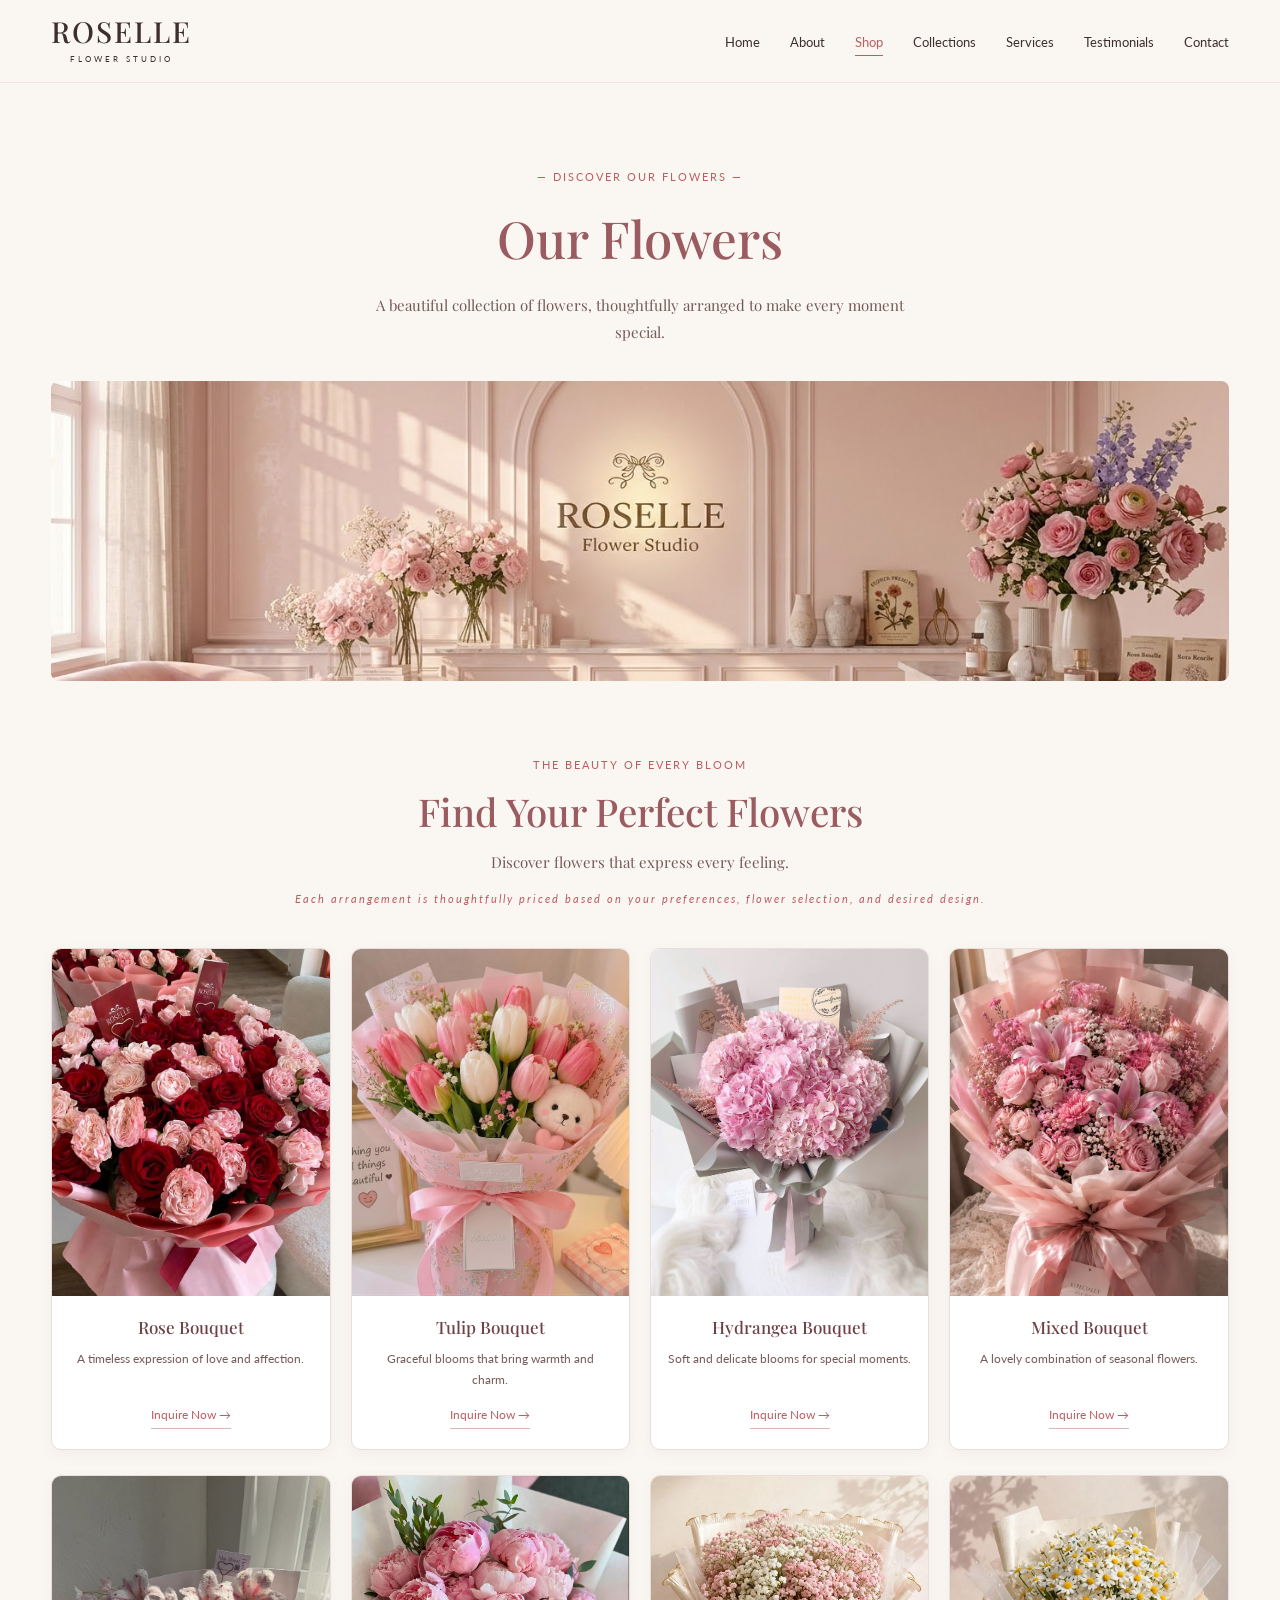
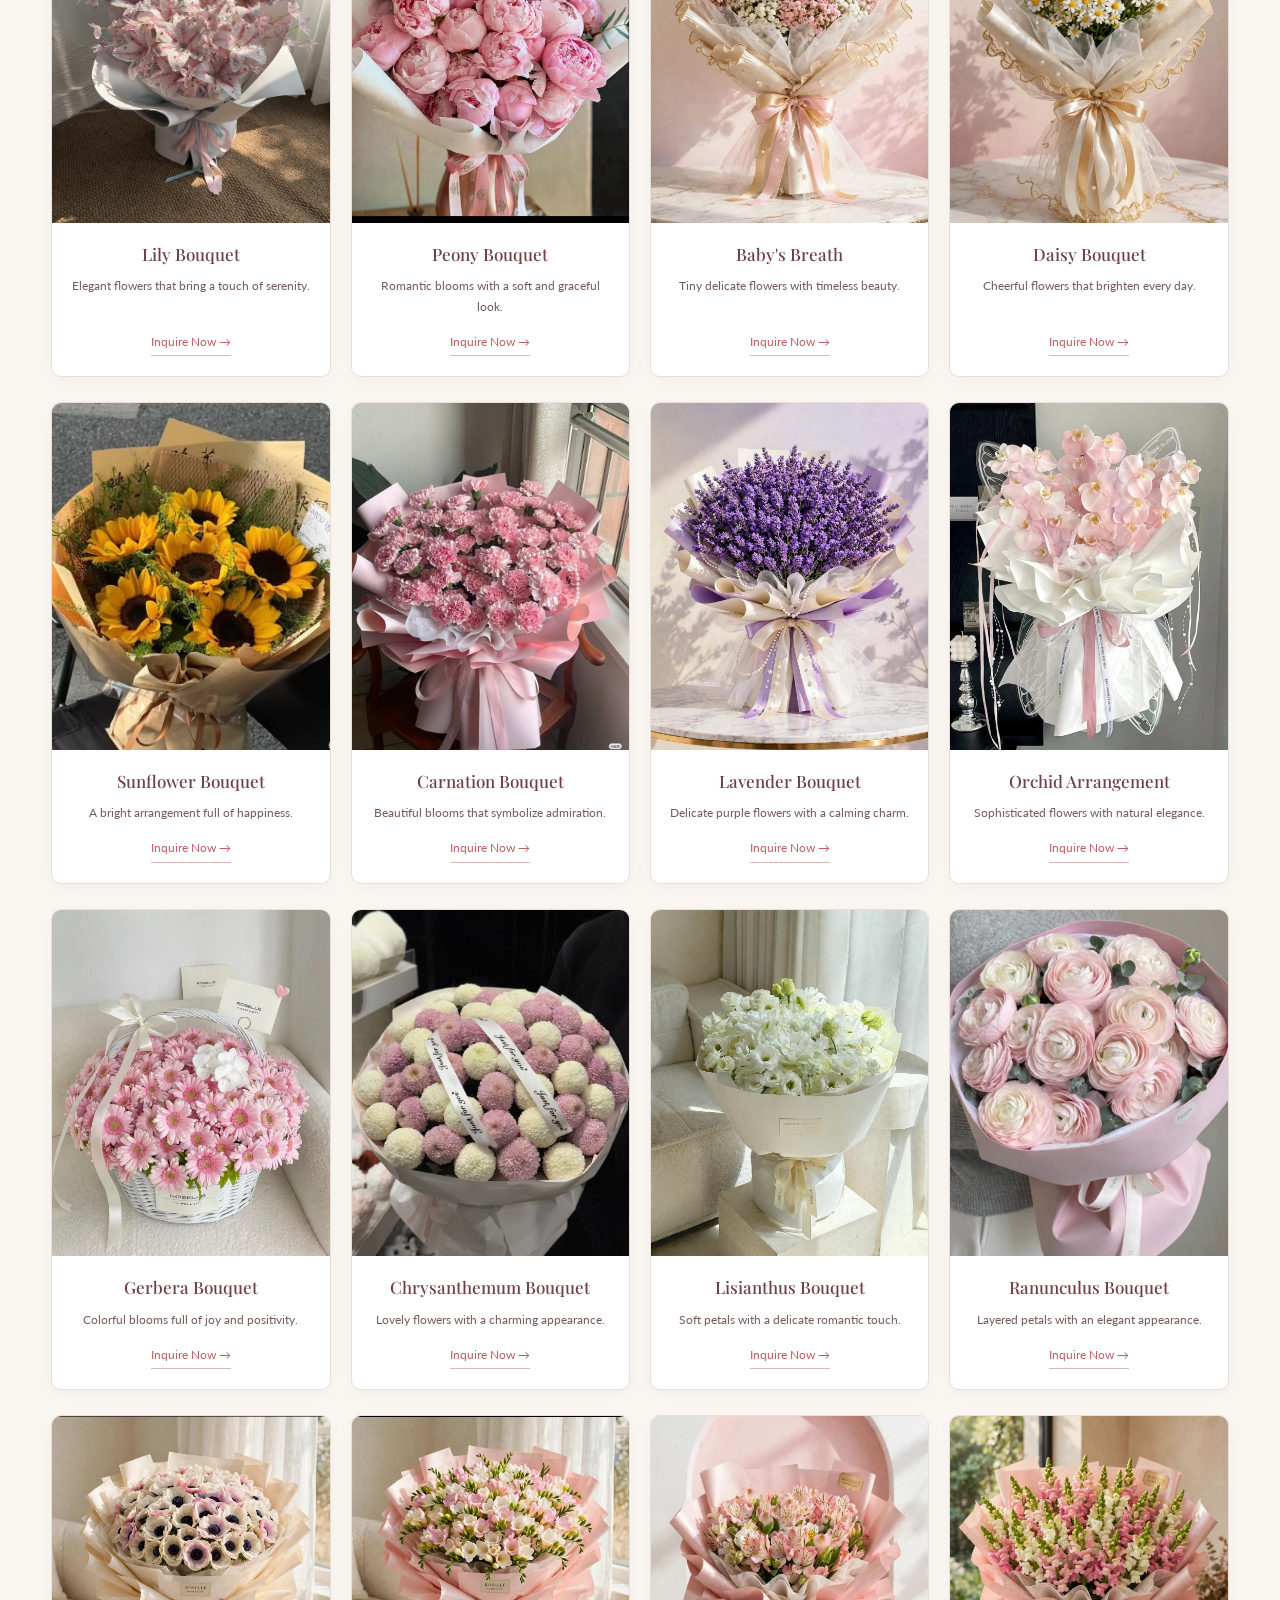
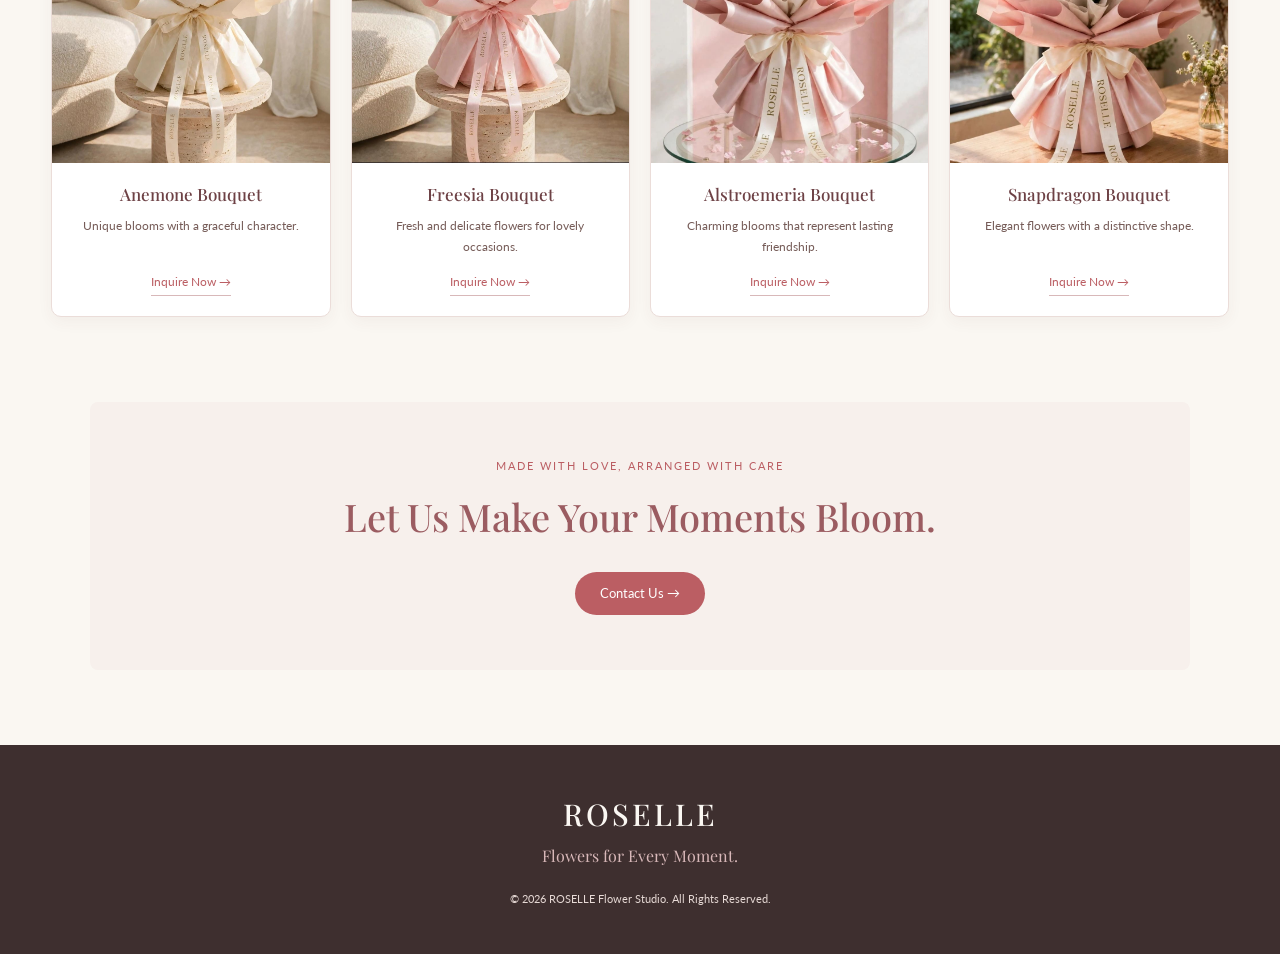
<file: shop.html>
<!DOCTYPE html>
<html lang="en">

<head>
    <meta charset="UTF-8">
    <meta name="viewport" content="width=device-width, initial-scale=1.0">

    <title>Shop | ROSELLE Flower Studio</title>

    <!-- GOOGLE FONT -->
    <link rel="preconnect" href="https://fonts.googleapis.com">
    <link rel="preconnect" href="https://fonts.gstatic.com" crossorigin>

    <link href="https://fonts.googleapis.com/css2?family=Playfair+Display:wght@400;500;600&family=Lato:wght@300;400;500;600;700&display=swap" rel="stylesheet">

    <!-- CSS -->
    <link rel="stylesheet" href="css/style.css">

    <!-- JAVASCRIPT -->
    <script src="js/script.js" defer></script>

</head>

<body>

    <!-- ==================================
         1. HEADER / NAVBAR
    =================================== -->

    <header class="rosita_header">

        <div class="rosita_container">

            <a href="index.html" class="rosita_logo">

                <span class="rosita_logo_name">ROSELLE</span>

                <small class="rosita_logo_subtitle">
                    FLOWER STUDIO
                </small>

            </a>

            <nav class="rosita_navbar">

                <ul class="rosita_nav_list">

                    <li><a href="index.html">Home</a></li>
                    <li><a href="about.html">About</a></li>
                    <li><a href="shop.html" class="rosita_active">Shop</a></li>
                    <li><a href="collections.html">Collections</a></li>
                    <li><a href="services.html">Services</a></li>
                    <li><a href="testimonials.html">Testimonials</a></li>
                    <li><a href="contact.html">Contact</a></li>

                </ul>

            </nav>

            <button class="rosita_menu_toggle"
                    aria-label="Open menu"
                    aria-expanded="false">
                ☰
            </button>

        </div>

    </header>


    <!-- ==================================
         2. MAIN CONTENT
    =================================== -->

    <main>

        <!-- SHOP HERO -->
        <section class="rosita_shop_hero">

            <p class="rosita_shop_subtitle">
                — DISCOVER OUR FLOWERS —
            </p>

            <h1>Our Flowers</h1>

            <p class="rosita_shop_description">
                A beautiful collection of flowers,
                thoughtfully arranged to make every moment special.
            </p>

        </section>


        <!-- SHOP BANNER -->
        <section class="rosita_shop_banner">

            <div class="rosita_shop_banner_image">

                <img src="images/shop-banner.jpg"
                     alt="ROSELLE Flower Studio Flower Collection">

            </div>

        </section>


        <!-- ==================================
             3. PRODUCT COLLECTION
        =================================== -->

        <section class="rosita_shop_products">

            <div class="rosita_shop_heading">

                <p>THE BEAUTY OF EVERY BLOOM</p>

                <h2>Find Your Perfect Flowers</h2>

                <span>
                    Discover flowers that express every feeling.
                </span>
                <p class="rosita_shop_price_note">
                    Each arrangement is thoughtfully priced based on your
                    preferences, flower selection, and desired design.
                </p>
            </div>


            <div class="rosita_shop_grid">


                <!-- PRODUCT 1: ROSES -->
                <article class="rosita_shop_card">

                    <div class="rosita_shop_image">

                        <img src="images/shop-roses.jpg"
                             alt="Pink Rose Bouquet">

                    </div>

                    <div class="rosita_shop_info">

                        <h3>Rose Bouquet</h3>

                        <p>
                            A timeless expression of love and affection.
                        </p>

                        <a href="contact.html">Inquire Now →</a>

                    </div>

                </article>


                <!-- PRODUCT 2: TULIPS -->
                <article class="rosita_shop_card">

                    <div class="rosita_shop_image">

                        <img src="images/shop-tulips.jpg"
                             alt="Pastel Tulip Bouquet">

                    </div>

                    <div class="rosita_shop_info">

                        <h3>Tulip Bouquet</h3>

                        <p>
                            Graceful blooms that bring warmth and charm.
                        </p>

                        <a href="contact.html">Inquire Now →</a>

                    </div>

                </article>


                <!-- PRODUCT 3: HYDRANGEA -->
                <article class="rosita_shop_card">

                    <div class="rosita_shop_image">

                        <img src="images/shop-hydrangea.jpg"
                             alt="Soft Pink Hydrangea Bouquet">

                    </div>

                    <div class="rosita_shop_info">

                        <h3>Hydrangea Bouquet</h3>

                        <p>
                            Soft and delicate blooms for special moments.
                        </p>

                        <a href="contact.html">Inquire Now →</a>

                    </div>

                </article>


                <!-- PRODUCT 4: MIXED BOUQUET -->
                <article class="rosita_shop_card">

                    <div class="rosita_shop_image">

                        <img src="images/shop-mixed-bouquet.jpg"
                             alt="Pastel Mixed Flower Bouquet">

                    </div>

                    <div class="rosita_shop_info">

                        <h3>Mixed Bouquet</h3>

                        <p>
                            A lovely combination of seasonal flowers.
                        </p>

                        <a href="contact.html">Inquire Now →</a>

                    </div>

                </article>


                <!-- PRODUCT 5: LILIES -->
                <article class="rosita_shop_card">

                    <div class="rosita_shop_image">

                        <img src="images/shop-lilies.jpg"
                             alt="White and Pink Lily Bouquet">

                    </div>

                    <div class="rosita_shop_info">

                        <h3>Lily Bouquet</h3>

                        <p>
                            Elegant flowers that bring a touch of serenity.
                        </p>

                        <a href="contact.html">Inquire Now →</a>

                    </div>

                </article>


                <!-- PRODUCT 6: PEONIES -->
                <article class="rosita_shop_card">

                    <div class="rosita_shop_image">

                        <img src="images/shop-peonies.jpg"
                             alt="Blush Pink Peony Bouquet">

                    </div>

                    <div class="rosita_shop_info">

                        <h3>Peony Bouquet</h3>

                        <p>
                            Romantic blooms with a soft and graceful look.
                        </p>

                        <a href="contact.html">Inquire Now →</a>

                    </div>

                </article>


                <!-- PRODUCT 7: BABY'S BREATH -->
                <article class="rosita_shop_card">

                    <div class="rosita_shop_image">

                        <img src="images/shop-babys-breath.jpg"
                             alt="White Baby's Breath Flowers">

                    </div>

                    <div class="rosita_shop_info">

                        <h3>Baby's Breath</h3>

                        <p>
                            Tiny delicate flowers with timeless beauty.
                        </p>

                        <a href="contact.html">Inquire Now →</a>

                    </div>

                </article>


                <!-- PRODUCT 8: DAISIES -->
                <article class="rosita_shop_card">

                    <div class="rosita_shop_image">

                        <img src="images/shop-daisies.jpg"
                             alt="White and Cream Daisy Bouquet">

                    </div>

                    <div class="rosita_shop_info">

                        <h3>Daisy Bouquet</h3>

                        <p>
                            Cheerful flowers that brighten every day.
                        </p>

                        <a href="contact.html">Inquire Now →</a>

                    </div>

                </article>


                <!-- PRODUCT 9: SUNFLOWERS -->
                <article class="rosita_shop_card">

                    <div class="rosita_shop_image">

                        <img src="images/shop-sunflowers.jpg"
                             alt="Soft Yellow Sunflower Bouquet">

                    </div>

                    <div class="rosita_shop_info">

                        <h3>Sunflower Bouquet</h3>

                        <p>
                            A bright arrangement full of happiness.
                        </p>

                        <a href="contact.html">Inquire Now →</a>

                    </div>

                </article>


                <!-- PRODUCT 10: CARNATIONS -->
                <article class="rosita_shop_card">

                    <div class="rosita_shop_image">

                        <img src="images/shop-carnations.jpg"
                             alt="Blush Pink Carnation Bouquet">

                    </div>

                    <div class="rosita_shop_info">

                        <h3>Carnation Bouquet</h3>

                        <p>
                            Beautiful blooms that symbolize admiration.
                        </p>

                        <a href="contact.html">Inquire Now →</a>

                    </div>

                </article>


                <!-- PRODUCT 11: LAVENDER -->
                <article class="rosita_shop_card">

                    <div class="rosita_shop_image">

                        <img src="images/shop-lavender.jpg"
                             alt="Soft Lavender Flower Bouquet">

                    </div>

                    <div class="rosita_shop_info">

                        <h3>Lavender Bouquet</h3>

                        <p>
                            Delicate purple flowers with a calming charm.
                        </p>

                        <a href="contact.html">Inquire Now →</a>

                    </div>

                </article>


                <!-- PRODUCT 12: ORCHIDS -->
                <article class="rosita_shop_card">

                    <div class="rosita_shop_image">

                        <img src="images/shop-orchids.jpg"
                             alt="Elegant White Orchid Arrangement">

                    </div>

                    <div class="rosita_shop_info">

                        <h3>Orchid Arrangement</h3>

                        <p>
                            Sophisticated flowers with natural elegance.
                        </p>

                        <a href="contact.html">Inquire Now →</a>

                    </div>

                </article>


                <!-- PRODUCT 13: GERBERAS -->
                <article class="rosita_shop_card">

                    <div class="rosita_shop_image">

                        <img src="images/shop-gerberas.jpg"
                             alt="Pastel Pink Gerbera Bouquet">

                    </div>

                    <div class="rosita_shop_info">

                        <h3>Gerbera Bouquet</h3>

                        <p>
                            Colorful blooms full of joy and positivity.
                        </p>

                        <a href="contact.html">Inquire Now →</a>

                    </div>

                </article>


                <!-- PRODUCT 14: CHRYSANTHEMUMS -->
                <article class="rosita_shop_card">

                    <div class="rosita_shop_image">

                        <img src="images/shop-chrysanthemums.jpg"
                             alt="Cream Chrysanthemum Bouquet">

                    </div>

                    <div class="rosita_shop_info">

                        <h3>Chrysanthemum Bouquet</h3>

                        <p>
                            Lovely flowers with a charming appearance.
                        </p>

                        <a href="contact.html">Inquire Now →</a>

                    </div>

                </article>


                <!-- PRODUCT 15: LISIANTHUS -->
                <article class="rosita_shop_card">

                    <div class="rosita_shop_image">

                        <img src="images/shop-lisianthus.jpg"
                             alt="Soft Pink Lisianthus Bouquet">

                    </div>

                    <div class="rosita_shop_info">

                        <h3>Lisianthus Bouquet</h3>

                        <p>
                            Soft petals with a delicate romantic touch.
                        </p>

                        <a href="contact.html">Inquire Now →</a>

                    </div>

                </article>


                <!-- PRODUCT 16: RANUNCULUS -->
                <article class="rosita_shop_card">

                    <div class="rosita_shop_image">

                        <img src="images/shop-ranunculus.jpg"
                             alt="Blush Ranunculus Flower Bouquet">

                    </div>

                    <div class="rosita_shop_info">

                        <h3>Ranunculus Bouquet</h3>

                        <p>
                            Layered petals with an elegant appearance.
                        </p>

                        <a href="contact.html">Inquire Now →</a>

                    </div>

                </article>


                <!-- PRODUCT 17: ANEMONES -->
                <article class="rosita_shop_card">

                    <div class="rosita_shop_image">

                        <img src="images/shop-anemones.jpg"
                             alt="White and Pink Anemone Bouquet">

                    </div>

                    <div class="rosita_shop_info">

                        <h3>Anemone Bouquet</h3>

                        <p>
                            Unique blooms with a graceful character.
                        </p>

                        <a href="contact.html">Inquire Now →</a>

                    </div>

                </article>


                <!-- PRODUCT 18: FREESIAS -->
                <article class="rosita_shop_card">

                    <div class="rosita_shop_image">

                        <img src="images/shop-freesias.jpg"
                             alt="Cream Freesia Flower Bouquet">

                    </div>

                    <div class="rosita_shop_info">

                        <h3>Freesia Bouquet</h3>

                        <p>
                            Fresh and delicate flowers for lovely occasions.
                        </p>

                        <a href="contact.html">Inquire Now →</a>

                    </div>

                </article>


                <!-- PRODUCT 19: ALSTROEMERIA -->
                <article class="rosita_shop_card">

                    <div class="rosita_shop_image">

                        <img src="images/shop-alstroemeria.jpg"
                             alt="Pastel Alstroemeria Bouquet">

                    </div>

                    <div class="rosita_shop_info">

                        <h3>Alstroemeria Bouquet</h3>

                        <p>
                            Charming blooms that represent lasting friendship.
                        </p>

                        <a href="contact.html">Inquire Now →</a>

                    </div>

                </article>


                <!-- PRODUCT 20: SNAPDRAGONS -->
                <article class="rosita_shop_card">

                    <div class="rosita_shop_image">

                        <img src="images/shop-snapdragons.jpg"
                             alt="Soft Pink Snapdragon Bouquet">

                    </div>

                    <div class="rosita_shop_info">

                        <h3>Snapdragon Bouquet</h3>

                        <p>
                            Elegant flowers with a distinctive shape.
                        </p>

                        <a href="contact.html">Inquire Now →</a>

                    </div>

                </article>


            </div>

        </section>


        <!-- ==================================
             4. SHOP CLOSING
        =================================== -->

        <section class="rosita_shop_closing">

            <p>MADE WITH LOVE, ARRANGED WITH CARE</p>

            <h2>Let Us Make Your Moments Bloom.</h2>

            <a href="contact.html" class="rosita_button">
                Contact Us →
            </a>

        </section>

    </main>


    <!-- ==================================
         5. FOOTER
    =================================== -->

    <footer class="rosita_footer">

        <div class="rosita_footer_content">

            <h2>ROSELLE</h2>

            <p>Flowers for Every Moment.</p>

            <span>
                © 2026 ROSELLE Flower Studio.
                All Rights Reserved.
            </span>

        </div>

    </footer>

</body>
</html>
</file>
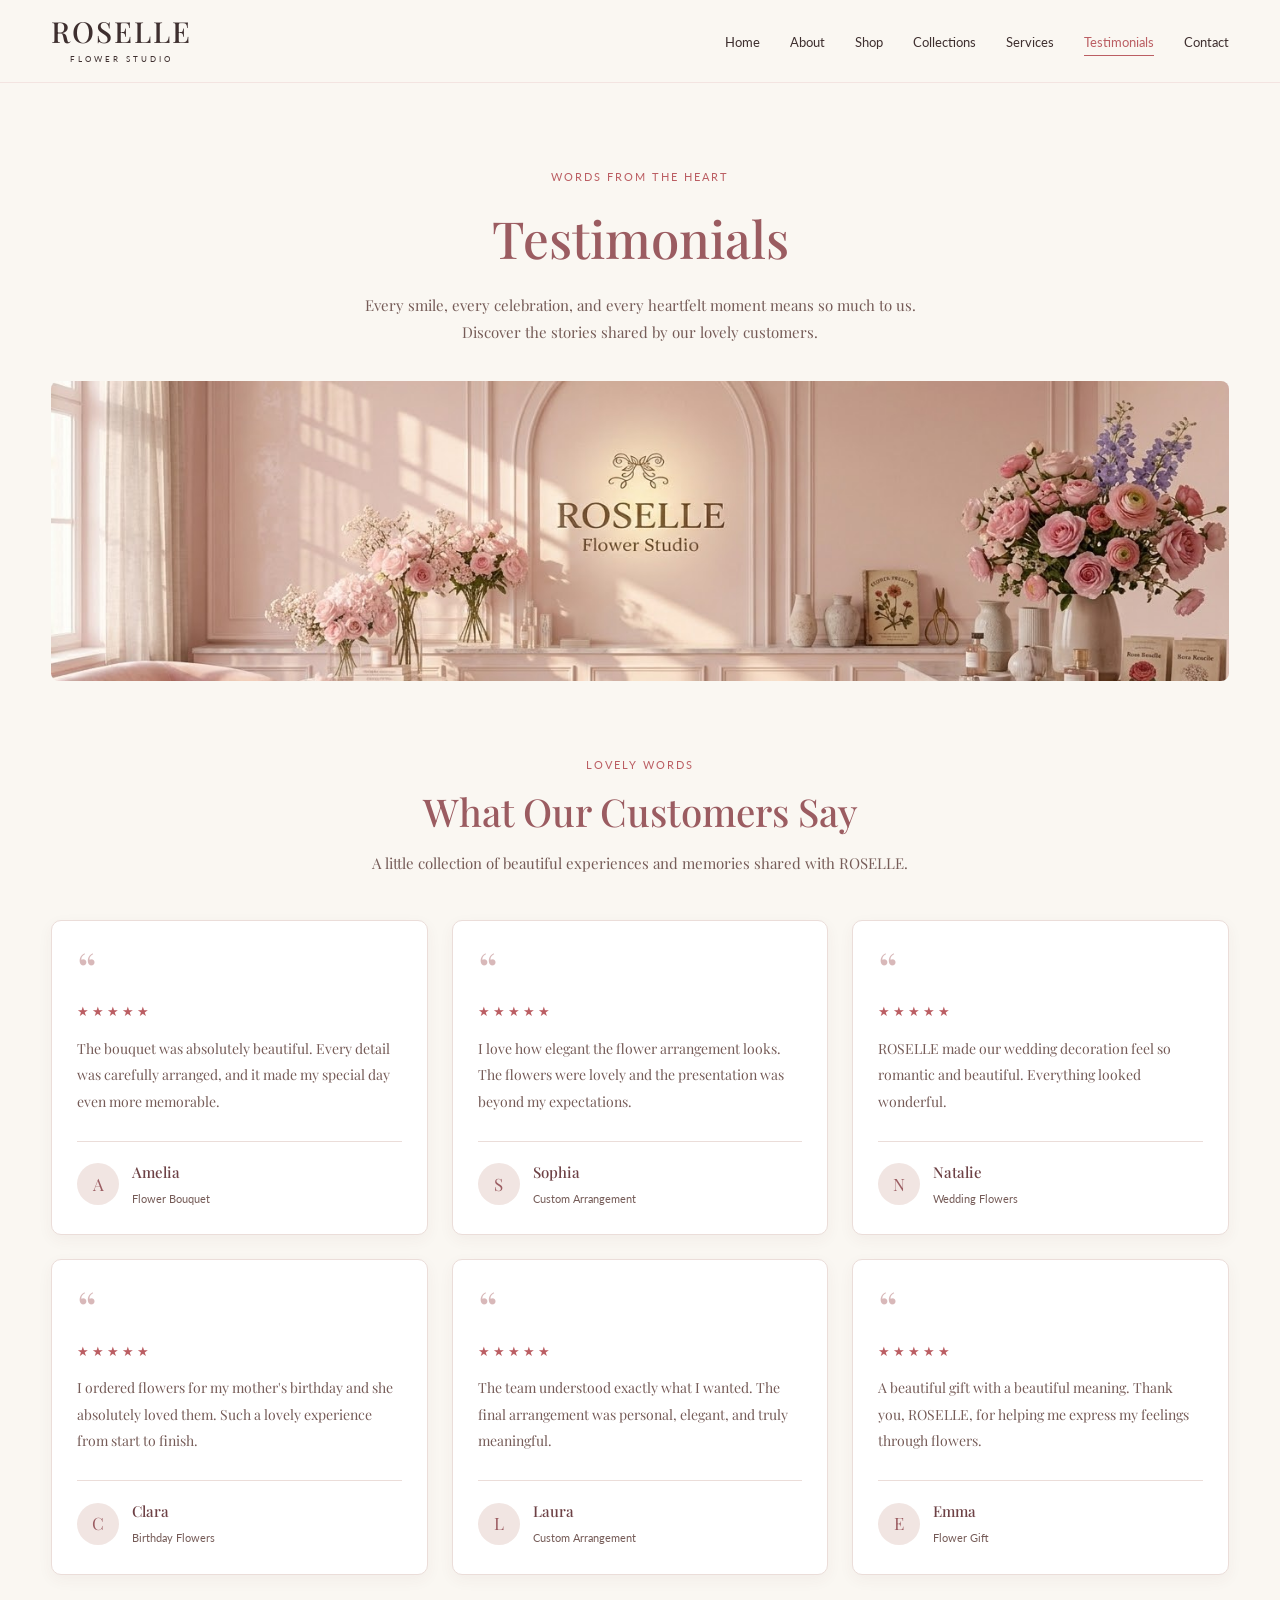
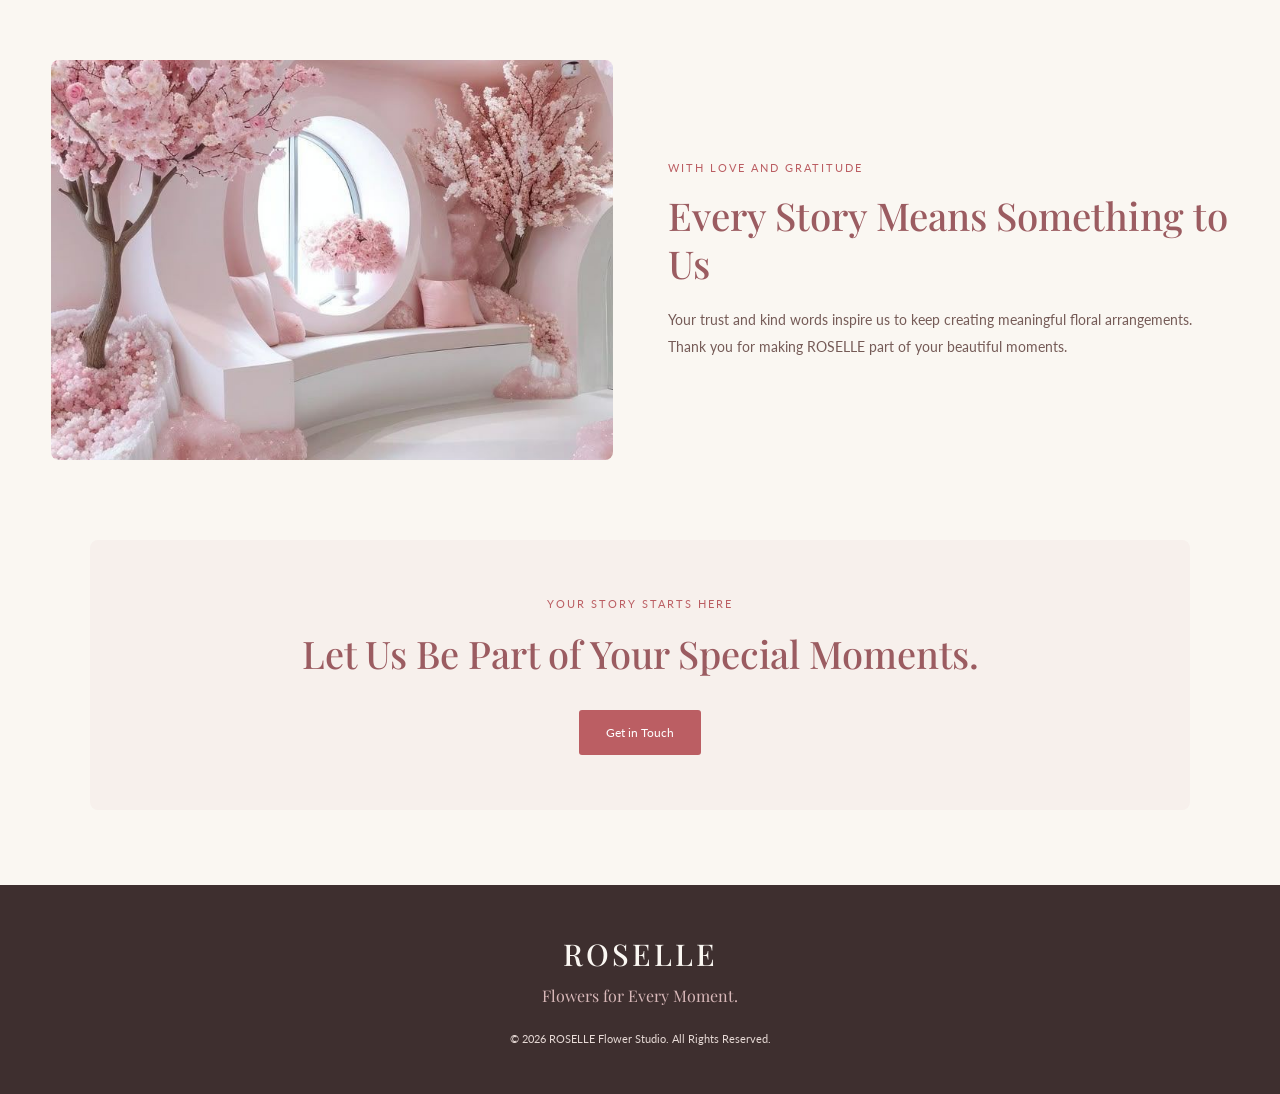
<file: testimonials.html>
<!DOCTYPE html>
<html lang="en">

<head>
    <meta charset="UTF-8">
    <meta name="viewport" content="width=device-width, initial-scale=1.0">

    <title>Testimonials | ROSELLE Flower Studio</title>

    <!-- GOOGLE FONTS -->
    <link rel="preconnect" href="https://fonts.googleapis.com">
    <link rel="preconnect" href="https://fonts.gstatic.com" crossorigin>

    <link href="https://fonts.googleapis.com/css2?family=Lato:wght@300;400;500;600;700&family=Playfair+Display:wght@400;500;600&display=swap" rel="stylesheet">

    <!-- CSS -->
    <link rel="stylesheet" href="css/style.css">

    <!-- JAVASCRIPT -->
    <script src="js/script.js" defer></script>
</head>

<body>

    <!-- =========================================
         HEADER / NAVBAR
    ========================================== -->

    <header class="rosita_header">

        <div class="rosita_container">

            <a href="index.html" class="rosita_logo">
                <span class="rosita_logo_name">ROSELLE</span>
                <span class="rosita_logo_subtitle">FLOWER STUDIO</span>
            </a>

            <nav class="rosita_navbar">

                <ul class="rosita_nav_list">

                    <li><a href="index.html">Home</a></li>
                    <li><a href="about.html">About</a></li>
                    <li><a href="shop.html">Shop</a></li>
                    <li><a href="collections.html">Collections</a></li>
                    <li><a href="services.html">Services</a></li>
                    <li><a href="testimonials.html" class="rosita_active">Testimonials</a></li>
                    <li><a href="contact.html">Contact</a></li>

                </ul>

            </nav>
                <button class="rosita_menu_toggle"
                aria-label="Open menu"
                aria-expanded="false">
                ☰
                </button>
                
        </div>

    </header>


    <!-- =========================================
         TESTIMONIALS HERO
    ========================================== -->

    <main>
        <section class="rosita_testimonials_hero">

            <p class="rosita_testimonials_subtitle">
                WORDS FROM THE HEART
            </p>

            <h1>Testimonials</h1>

            <p class="rosita_testimonials_description">
                Every smile, every celebration, and every
                heartfelt moment means so much to us.
                Discover the stories shared by our lovely customers.
            </p>

        </section>


        <!-- =========================================
            TESTIMONIALS BANNER
        ========================================== -->

        <section class="rosita_testimonials_banner">

            <div class="rosita_testimonials_banner_image">

                <img src="images/testimonials-banner.jpg"
                    alt="ROSELLE Customer Testimonials">

            </div>

        </section>


        <!-- =========================================
            CUSTOMER REVIEWS
        ========================================== -->

        <section class="rosita_testimonials_section">

            <div class="rosita_testimonials_heading">

                <p>LOVELY WORDS</p>

                <h2>What Our Customers Say</h2>

                <span>
                    A little collection of beautiful experiences
                    and memories shared with ROSELLE.
                </span>

            </div>


            <div class="rosita_testimonials_grid">


                <!-- REVIEW 1 -->

                <div class="rosita_testimonial_card">

                    <div class="rosita_testimonial_quote">“</div>

                    <div class="rosita_testimonial_stars">
                        ★★★★★
                    </div>

                    <p class="rosita_testimonial_text">
                        The bouquet was absolutely beautiful.
                        Every detail was carefully arranged,
                        and it made my special day even more memorable.
                    </p>

                    <div class="rosita_testimonial_customer">

                        <div class="rosita_testimonial_avatar">A</div>

                        <div>
                            <h3>Amelia</h3>
                            <span>Flower Bouquet</span>
                        </div>

                    </div>

                </div>


                <!-- REVIEW 2 -->

                <div class="rosita_testimonial_card">

                    <div class="rosita_testimonial_quote">“</div>

                    <div class="rosita_testimonial_stars">
                        ★★★★★
                    </div>

                    <p class="rosita_testimonial_text">
                        I love how elegant the flower arrangement
                        looks. The flowers were lovely and the
                        presentation was beyond my expectations.
                    </p>

                    <div class="rosita_testimonial_customer">

                        <div class="rosita_testimonial_avatar">S</div>

                        <div>
                            <h3>Sophia</h3>
                            <span>Custom Arrangement</span>
                        </div>

                    </div>

                </div>


                <!-- REVIEW 3 -->

                <div class="rosita_testimonial_card">

                    <div class="rosita_testimonial_quote">“</div>

                    <div class="rosita_testimonial_stars">
                        ★★★★★
                    </div>

                    <p class="rosita_testimonial_text">
                        ROSELLE made our wedding decoration
                        feel so romantic and beautiful.
                        Everything looked wonderful.
                    </p>

                    <div class="rosita_testimonial_customer">

                        <div class="rosita_testimonial_avatar">N</div>

                        <div>
                            <h3>Natalie</h3>
                            <span>Wedding Flowers</span>
                        </div>

                    </div>

                </div>


                <!-- REVIEW 4 -->

                <div class="rosita_testimonial_card">

                    <div class="rosita_testimonial_quote">“</div>

                    <div class="rosita_testimonial_stars">
                        ★★★★★
                    </div>

                    <p class="rosita_testimonial_text">
                        I ordered flowers for my mother's birthday
                        and she absolutely loved them.
                        Such a lovely experience from start to finish.
                    </p>

                    <div class="rosita_testimonial_customer">

                        <div class="rosita_testimonial_avatar">C</div>

                        <div>
                            <h3>Clara</h3>
                            <span>Birthday Flowers</span>
                        </div>

                    </div>

                </div>


                <!-- REVIEW 5 -->

                <div class="rosita_testimonial_card">

                    <div class="rosita_testimonial_quote">“</div>

                    <div class="rosita_testimonial_stars">
                        ★★★★★
                    </div>

                    <p class="rosita_testimonial_text">
                        The team understood exactly what I wanted.
                        The final arrangement was personal,
                        elegant, and truly meaningful.
                    </p>

                    <div class="rosita_testimonial_customer">

                        <div class="rosita_testimonial_avatar">L</div>

                        <div>
                            <h3>Laura</h3>
                            <span>Custom Arrangement</span>
                        </div>

                    </div>

                </div>


                <!-- REVIEW 6 -->

                <div class="rosita_testimonial_card">

                    <div class="rosita_testimonial_quote">“</div>

                    <div class="rosita_testimonial_stars">
                        ★★★★★
                    </div>

                    <p class="rosita_testimonial_text">
                        A beautiful gift with a beautiful meaning.
                        Thank you, ROSELLE, for helping me
                        express my feelings through flowers.
                    </p>

                    <div class="rosita_testimonial_customer">

                        <div class="rosita_testimonial_avatar">E</div>

                        <div>
                            <h3>Emma</h3>
                            <span>Flower Gift</span>
                        </div>

                    </div>

                </div>


            </div>

        </section>


        <!-- =========================================
            CUSTOMER APPRECIATION
        ========================================== -->

        <section class="rosita_testimonials_appreciation">

            <div class="rosita_testimonials_appreciation_image">

                <img src="images/testimonials-appreciation.jpg"
                    alt="ROSELLE Floral Arrangement">

            </div>

            <div class="rosita_testimonials_appreciation_content">

                <p>WITH LOVE AND GRATITUDE</p>

                <h2>Every Story Means Something to Us</h2>

                <span>
                    Your trust and kind words inspire us to keep
                    creating meaningful floral arrangements.
                    Thank you for making ROSELLE part of your
                    beautiful moments.
                </span>

            </div>

        </section>


        <!-- =========================================
            TESTIMONIALS CLOSING
        ========================================== -->

        <section class="rosita_testimonials_closing">

            <p>YOUR STORY STARTS HERE</p>

            <h2>
                Let Us Be Part of Your Special Moments.
            </h2>

            <a href="contact.html" class="rosita_testimonials_button">
                Get in Touch
            </a>

        </section>
    </main>

    <!-- =========================================
         FOOTER
    ========================================== -->

    <footer class="rosita_footer">

        <div class="rosita_footer_content">

            <h2>ROSELLE</h2>

            <p>Flowers for Every Moment.</p>

            <span>
                © 2026 ROSELLE Flower Studio. All Rights Reserved.
            </span>

        </div>

    </footer>


</body>
</html>
</file>
<file: css/style.css>
/* =========================================
   1. GLOBAL STYLE
========================================= */

* {
    margin: 0;
    padding: 0;
    box-sizing: border-box;
}

html {
    scroll-behavior: smooth;
}

body {
    font-family: 'Lato', sans-serif;
    background-color: #FAF7F2;
    color: #3E2F2F;
    line-height: 1.6;
}

a {
    text-decoration: none;
    color: inherit;
}

ul {
    list-style: none;
}


/* =========================================
   2. HEADER / NAVBAR
========================================= */

.rosita_header {
    width: 100%;
    background-color: #FAF7F2;
    border-bottom: 1px solid rgba(187, 94, 99, 0.12);
    position: relative;
    z-index: 100;
}

.rosita_container {
    width: 92%;
    max-width: 1450px;
    min-height: 82px;
    margin: auto;

    display: flex;
    align-items: center;
    justify-content: space-between;
}


/* LOGO */

.rosita_logo {
    display: flex;
    flex-direction: column;
    align-items: center;
    color: #3E2F2F;
}

.rosita_logo_name {
    font-family: 'Playfair Display', serif;
    font-size: 29px;
    font-weight: 500;
    letter-spacing: 2px;
    line-height: 1.1;
}

.rosita_logo_subtitle {
    font-size: 8px;
    letter-spacing: 3px;
    margin-top: 5px;
}


/* NAVIGATION */

.rosita_nav_list {
    display: flex;
    align-items: center;
    gap: 30px;
}

.rosita_nav_list a {
    font-size: 13px;
    color: #3E2F2F;
    position: relative;
    transition: 0.3s ease;
}

.rosita_nav_list a:hover,
.rosita_nav_list a.rosita_active {
    color: #BB5E63;
}

.rosita_nav_list a::after {
    content: "";
    position: absolute;
    width: 0;
    height: 1px;
    background-color: #BB5E63;
    bottom: -6px;
    left: 0;
    transition: 0.3s ease;
}

.rosita_nav_list a:hover::after,
.rosita_nav_list a.rosita_active::after {
    width: 100%;
}


/* MOBILE MENU BUTTON */

.rosita_menu_toggle {
    display: none;
    background: none;
    border: none;
    font-size: 25px;
    color: #BB5E63;
    cursor: pointer;
}


/* =========================================
   3. HERO SECTION
========================================= */

.rosita_hero {
    width: 92%;
    max-width: 1450px;
    min-height: 440px;
    margin: 25px auto 0;

    display: grid;
    grid-template-columns: 0.85fr 1.15fr;

    background-color: #F7F0EC;
    overflow: hidden;
    border-radius: 8px;
}


/* HERO CONTENT */

.rosita_hero_content {
    padding: 65px 35px 60px 55px;

    display: flex;
    flex-direction: column;
    justify-content: center;
    align-items: flex-start;
}

.rosita_subtitle {
    color: #BB5E63;
    font-size: 12px;
    letter-spacing: 2px;
    margin-bottom: 20px;
}


/* HERO TITLE */

.rosita_hero_title {
    font-family: 'Playfair Display', serif;
    font-size: clamp(48px, 5vw, 75px);
    font-weight: 500;
    line-height: 1.05;
    color: #3E2F2F;
}

/* FLOWER STUDIO LEBIH KECIL */

.rosita_hero_title span {
    display: block;
    font-size: clamp(28px, 3vw, 42px);
    font-style: normal;
    color: #BB5E63;
    margin-top: 8px;
}


.rosita_hero_description {
    font-family: 'Playfair Display', serif;
    font-size: 17px;
    line-height: 1.5;
    margin-top: 20px;
    margin-bottom: 25px;
}


/* SHOP BUTTON */

.rosita_button {
    display: inline-flex;
    align-items: center;
    gap: 15px;

    background-color: #BB5E63;
    color: #FFFFFF;

    padding: 11px 25px;
    border-radius: 30px;

    font-size: 13px;
    transition: 0.3s ease;
}

.rosita_button:hover {
    background-color: #8B5E63;
    transform: translateY(-3px);
}


/* HERO IMAGE PLACEHOLDER */

.rosita_hero_image {
    width: 100%;
    height: 440px;
    background-color: #EBDDD9;
}


/* =========================================
   4. BENEFITS SECTION
========================================= */

.rosita_benefits {
    width: 92%;
    max-width: 1450px;
    margin: 0 auto;

    min-height: 75px;

    display: grid;
    grid-template-columns: repeat(4, 1fr);

    background-color: #F5EAE8;
    border-radius: 0 0 8px 8px;
}

.rosita_benefit_item {
    display: flex;
    align-items: center;
    justify-content: center;
    gap: 13px;
    padding: 15px 8px;
}

.rosita_benefit_icon {
    font-size: 27px;
    color: #BB5E63;
}

.rosita_benefit_item h3 {
    font-family: 'Playfair Display', serif;
    font-size: 13px;
    font-weight: 500;
    color: #6D4145;
}

.rosita_benefit_item p {
    font-size: 11px;
    color: #755B57;
}


/* =========================================
   5. COLLECTION SECTION
========================================= */

.rosita_collection {
    width: 92%;
    max-width: 1450px;
    margin: 0 auto;
    padding: 75px 35px 85px;
}


/* COLLECTION HEADING */

.rosita_collection_heading {
    text-align: center;
    margin-bottom: 35px;
}

.rosita_collection_subtitle {
    font-size: 11px;
    letter-spacing: 2px;
    color: #BB5E63;
    margin-bottom: 8px;
}

.rosita_collection_heading h2 {
    font-family: 'Playfair Display', serif;
    font-size: clamp(29px, 3vw, 40px);
    font-weight: 500;
    color: #9B5C61;
}

.rosita_collection_description {
    font-family: 'Playfair Display', serif;
    font-size: 15px;
    color: #755B57;
    margin-top: 5px;
}


/* PRODUCT CONTAINER */

.rosita_product_container {
    display: grid;
    grid-template-columns: repeat(4, 1fr);
    gap: 20px;
}


/* PRODUCT CARD */

.rosita_product_card {
    background-color: #FFFFFF;
    border: 1px solid #EBDDD9;
    border-radius: 12px;
    overflow: hidden;
    text-align: center;
    padding-bottom: 18px;

    box-shadow: 0 5px 15px rgba(92, 55, 55, 0.06);

    transition: 0.3s ease;
}

.rosita_product_card:hover {
    transform: translateY(-7px);
    box-shadow: 0 10px 25px rgba(92, 55, 55, 0.12);
}


/* PRODUCT IMAGE PLACEHOLDER */

.rosita_product_image {
    width: 100%;
    height: 210px;
    background-color: #F1E5E2;
}


/* PRODUCT TEXT */

.rosita_product_card h3 {
    font-family: 'Playfair Display', serif;
    font-size: 16px;
    font-weight: 500;
    margin-top: 15px;
    color: #6D4145;
}

.rosita_product_link {
    display: inline-block;
    font-size: 12px;
    color: #BB5E63;
    margin-top: 5px;
    transition: 0.3s ease;
}

.rosita_product_link:hover {
    color: #3E2F2F;
}


/* =========================================
   6. FOOTER
========================================= */

.rosita_footer {
    background-color: #3E2F2F;
    color: #FAF7F2;
    padding: 45px 20px;
    text-align: center;
}

.rosita_footer_content h2 {
    font-family: 'Playfair Display', serif;
    font-size: 30px;
    font-weight: 500;
    letter-spacing: 3px;
}

.rosita_footer_content p {
    font-family: 'Playfair Display', serif;
    font-style: normal;
    color: #D8B8B9;
    margin: 5px 0 15px;
}

.rosita_footer_content span {
    font-size: 11px;
    color: #E7DAD6;
}


/* =========================================
   7. RESPONSIVE TABLET
========================================= */

@media screen and (max-width: 1024px) {

    .rosita_nav_list {
        gap: 15px;
    }

    .rosita_nav_list a {
        font-size: 11px;
    }

    .rosita_hero_content {
        padding-left: 30px;
    }

    .rosita_product_container {
        grid-template-columns: repeat(2, 1fr);
    }

    .rosita_product_image {
        height: 250px;
    }

}


/* =========================================
   8. RESPONSIVE MOBILE
========================================= */

@media screen and (max-width: 768px) {

    .rosita_container {
        min-height: 70px;
    }

    .rosita_logo_name {
        font-size: 25px;
    }

    .rosita_menu_toggle {
        display: block;
    }

    .rosita_navbar {
        display: none;
    }

    /* MENU TERBUKA */

    .rosita_navbar.rosita_menu_open {
        display: block;
        position: absolute;
        top: 70px;
        left: 0;
        width: 100%;
        background-color: #FAF7F2;
        padding: 20px;
        box-shadow: 0 5px 15px rgba(62, 47, 47, 0.1);
    }

    .rosita_navbar.rosita_menu_open .rosita_nav_list {
        display: flex;
        flex-direction: column;
        align-items: center;
        gap: 20px;
    }


    /* HERO */

    .rosita_hero {
        grid-template-columns: 1fr;
        margin-top: 12px;
    }

    .rosita_hero_content {
        padding: 45px 25px;
    }

    .rosita_hero_image {
        height: 330px;
    }


    /* BENEFITS */

    .rosita_benefits {
        grid-template-columns: repeat(2, 1fr);
    }

    .rosita_benefit_item {
        justify-content: flex-start;
        padding-left: 20px;
    }


    /* COLLECTION */

    .rosita_collection {
        padding: 55px 15px;
    }

    .rosita_product_container {
        gap: 12px;
    }

    .rosita_product_image {
        height: 170px;
    }

    .rosita_product_card h3 {
        font-size: 14px;
    }

}


/* =========================================
   9. SMALL MOBILE
========================================= */

@media screen and (max-width: 400px) {

    .rosita_hero_title {
        font-size: 45px;
    }

    .rosita_hero_title span {
        font-size: 28px;
    }

    .rosita_product_container {
        grid-template-columns: 1fr;
    }

    .rosita_product_image {
        height: 230px;
    }

}

/* =========================================
   10. ABOUT PAGE
========================================= */


/* ABOUT HERO */

.rosita_about_hero {
    width: 92%;
    max-width: 1450px;
    margin: 25px auto 0;
}

.rosita_about_heading {
    text-align: center;
    padding: 55px 20px 35px;
}

.rosita_about_subtitle {
    font-size: 11px;
    letter-spacing: 2px;
    color: #BB5E63;
    margin-bottom: 12px;
}

.rosita_about_heading h1 {
    font-family: 'Playfair Display', serif;
    font-size: clamp(38px, 4vw, 55px);
    font-weight: 500;
    color: #9B5C61;
}

.rosita_about_heading > p:last-child {
    font-family: 'Playfair Display', serif;
    font-size: 16px;
    color: #755B57;
    margin-top: 10px;
}


/* ABOUT BANNER */

.rosita_about_banner {
    width: 100%;
    height: 350px;
    background-color: #EBDDD9;
    border-radius: 8px;
}


/* ABOUT STORY */

.rosita_about_story {
    width: 92%;
    max-width: 1250px;
    margin: 85px auto;

    display: grid;
    grid-template-columns: 1fr 1fr;
    align-items: center;
    gap: 65px;
}

.rosita_about_story_image {
    width: 100%;
    height: 420px;
    background-color: #F1E5E2;
    border-radius: 8px;
}

.rosita_about_story_content {
    padding: 20px 0;
}

.rosita_about_label {
    font-size: 11px;
    letter-spacing: 2px;
    color: #BB5E63;
    margin-bottom: 15px;
}

.rosita_about_story_content h2 {
    font-family: 'Playfair Display', serif;
    font-size: clamp(30px, 3vw, 42px);
    font-weight: 500;
    line-height: 1.25;
    color: #9B5C61;
    margin-bottom: 22px;
}

.rosita_about_story_content p:not(.rosita_about_label) {
    font-size: 14px;
    line-height: 1.9;
    color: #755B57;
    margin-bottom: 15px;
    text-align: justify;
}


/* VISION AND MISSION */

.rosita_about_values {
    width: 100%;
    background-color: #F5EAE8;
    padding: 75px 4%;
}

.rosita_about_values_heading {
    text-align: center;
    margin-bottom: 40px;
}

.rosita_about_values_heading h2 {
    font-family: 'Playfair Display', serif;
    font-size: clamp(30px, 3vw, 40px);
    font-weight: 500;
    color: #9B5C61;
}

.rosita_about_values_heading > p:last-child {
    font-family: 'Playfair Display', serif;
    font-size: 15px;
    color: #755B57;
    margin-top: 8px;
}

.rosita_about_values_container {
    width: 100%;
    max-width: 1100px;
    margin: auto;

    display: grid;
    grid-template-columns: repeat(2, 1fr);
    gap: 25px;
}

.rosita_about_value_card {
    background-color: #FAF7F2;
    border: 1px solid #EBDDD9;
    border-radius: 10px;
    padding: 35px 40px;
    transition: 0.3s ease;
    text-align: center;
}

.rosita_about_value_card:hover {
    transform: translateY(-5px);
    box-shadow: 0 10px 25px rgba(92, 55, 55, 0.08);
}

.rosita_about_value_card span {
    font-family: 'Playfair Display', serif;
    font-size: 28px;
    color: #BB5E63;
}

.rosita_about_value_card h3 {
    font-family: 'Playfair Display', serif;
    font-size: 23px;
    font-weight: 500;
    color: #6D4145;
    margin: 12px 0;
}

.rosita_about_value_card p {
    font-size: 14px;
    line-height: 1.8;
    color: #755B57;
    text-align: justify;
}


/* ABOUT CLOSING */

.rosita_about_closing {
    width: 92%;
    max-width: 1100px;
    margin: 75px auto;
    padding: 55px 20px;
    text-align: center;
    background-color: #F7F0EC;
    border-radius: 8px;
}

.rosita_about_closing p {
    font-size: 11px;
    letter-spacing: 2px;
    color: #BB5E63;
    margin-bottom: 12px;
}

.rosita_about_closing h2 {
    font-family: 'Playfair Display', serif;
    font-size: clamp(27px, 3vw, 38px);
    font-weight: 500;
    color: #9B5C61;
    margin-bottom: 25px;
}


/* =========================================
   11. ABOUT PAGE RESPONSIVE
========================================= */

@media screen and (max-width: 1024px) {

    .rosita_about_story {
        gap: 35px;
    }

    .rosita_about_story_image {
        height: 370px;
    }

    .rosita_about_value_card {
        padding: 30px;
    }

}


@media screen and (max-width: 768px) {

    .rosita_about_hero {
        margin-top: 12px;
    }

    .rosita_about_heading {
        padding: 45px 10px 30px;
    }

    .rosita_about_banner {
        height: 260px;
    }

    .rosita_about_story {
        grid-template-columns: 1fr;
        gap: 25px;
        margin: 55px auto;
    }

    .rosita_about_story_image {
        height: 320px;
    }

    .rosita_about_story_content {
        padding: 0;
    }

    .rosita_about_values {
        padding: 55px 4%;
    }

    .rosita_about_values_container {
        grid-template-columns: 1fr;
        gap: 18px;
    }

    .rosita_about_value_card {
        padding: 28px;
    }

    .rosita_about_closing {
        margin: 55px auto;
        padding: 45px 15px;
    }

}


@media screen and (max-width: 400px) {

    .rosita_about_banner {
        height: 210px;
    }

    .rosita_about_story_image {
        height: 260px;
    }

    .rosita_about_value_card {
        padding: 23px;
    }

}

/* =========================================
   12. SHOP PAGE
========================================= */


/* SHOP HERO */

.rosita_shop_hero {
    width: 92%;
    max-width: 1450px;
    margin: 25px auto 0;
    padding: 60px 20px 35px;
    text-align: center;
}

.rosita_shop_subtitle {
    font-size: 11px;
    letter-spacing: 2px;
    color: #BB5E63;
    margin-bottom: 12px;
}

.rosita_shop_hero h1 {
    font-family: 'Playfair Display', serif;
    font-size: clamp(38px, 4vw, 55px);
    font-weight: 500;
    color: #9B5C61;
}

.rosita_shop_description {
    max-width: 550px;
    margin: 12px auto 0;
    font-family: 'Playfair Display', serif;
    font-size: 15px;
    line-height: 1.8;
    color: #755B57;
}


/* SHOP BANNER */

.rosita_shop_banner {
    width: 92%;
    max-width: 1450px;
    margin: 0 auto;
}

.rosita_shop_banner_image {
    width: 100%;
    height: 300px;
    background-color: #EBDDD9;
    border-radius: 8px;
}


/* =========================================
   PRODUCT SECTION
========================================= */

.rosita_shop_products {
    width: 92%;
    max-width: 1450px;
    margin: 0 auto;
    padding: 75px 0 85px;
}


/* PRODUCT HEADING */

.rosita_shop_heading {
    text-align: center;
    margin-bottom: 40px;
}

.rosita_shop_heading > p {
    font-size: 11px;
    letter-spacing: 2px;
    color: #BB5E63;
    margin-bottom: 8px;
}

.rosita_shop_heading h2 {
    font-family: 'Playfair Display', serif;
    font-size: clamp(28px, 3vw, 40px);
    font-weight: 500;
    color: #9B5C61;
}

.rosita_shop_heading span {
    display: block;
    font-family: 'Playfair Display', serif;
    font-size: 15px;
    color: #755B57;
    margin-top: 7px;
}


/* PRODUCT GRID */

.rosita_shop_grid {
    display: grid;
    grid-template-columns: repeat(4, minmax(0, 1fr));
    gap: 25px 20px;
    align-items: stretch;
}


/* PRODUCT CARD */

.rosita_shop_card {
    background-color: #FFFFFF;
    border: 1px solid #EBDDD9;
    border-radius: 10px;
    overflow: hidden;

    display: flex;
    flex-direction: column;

    box-shadow: 0 5px 15px rgba(92, 55, 55, 0.05);

    transition: 0.3s ease;
}

.rosita_shop_card:hover {
    transform: translateY(-6px);
    box-shadow: 0 10px 25px rgba(92, 55, 55, 0.12);
}


/* PRODUCT IMAGE */

.rosita_shop_image {
    width: 100%;
    aspect-ratio: 4 / 5;
    background-color: #F1E5E2;
}


/* PRODUCT INFORMATION */

.rosita_shop_info {
    padding: 18px 17px 20px;
    text-align: center;

    display: flex;
    flex-direction: column;
    flex: 1;
}

.rosita_shop_info h3 {
    font-family: 'Playfair Display', serif;
    font-size: 17px;
    font-weight: 500;
    color: #6D4145;
    margin-bottom: 8px;
}

.rosita_shop_info p {
    font-size: 12px;
    line-height: 1.7;
    color: #755B57;
    margin-bottom: 15px;
    flex: 1;
}

.rosita_shop_info a {
    display: inline-block;
    align-self: center;

    font-size: 12px;
    color: #BB5E63;

    border-bottom: 1px solid #D8B8B9;
    padding-bottom: 4px;

    transition: 0.3s ease;
}

.rosita_shop_info a:hover {
    color: #3E2F2F;
    border-color: #3E2F2F;
}


/* =========================================
   SHOP CLOSING
========================================= */

.rosita_shop_closing {
    width: 92%;
    max-width: 1100px;
    margin: 0 auto 75px;
    padding: 55px 20px;

    text-align: center;
    background-color: #F7F0EC;
    border-radius: 8px;
}

.rosita_shop_closing > p {
    font-size: 11px;
    letter-spacing: 2px;
    color: #BB5E63;
    margin-bottom: 12px;
}

.rosita_shop_closing h2 {
    font-family: 'Playfair Display', serif;
    font-size: clamp(27px, 3vw, 38px);
    font-weight: 500;
    color: #9B5C61;
    margin-bottom: 25px;
}


/* =========================================
   SHOP RESPONSIVE TABLET
========================================= */

@media screen and (max-width: 1024px) {

    .rosita_shop_grid {
        grid-template-columns: repeat(3, minmax(0, 1fr));
        gap: 20px;
    }

    .rosita_shop_banner_image {
        height: 260px;
    }

}


/* =========================================
   SHOP RESPONSIVE MOBILE
========================================= */

@media screen and (max-width: 768px) {

    .rosita_shop_hero {
        padding: 45px 10px 30px;
        margin-top: 12px;
    }

    .rosita_shop_banner_image {
        height: 230px;
    }

    .rosita_shop_products {
        padding: 55px 0 60px;
    }

    .rosita_shop_grid {
        grid-template-columns: repeat(2, minmax(0, 1fr));
        gap: 15px;
    }

    .rosita_shop_image {
        aspect-ratio: 3 / 4;
    }

    .rosita_shop_info {
        padding: 14px 10px 17px;
    }

    .rosita_shop_info h3 {
        font-size: 15px;
    }

    .rosita_shop_info p {
        font-size: 11px;
    }

    .rosita_shop_closing {
        margin-bottom: 55px;
        padding: 45px 15px;
    }

}


/* =========================================
   SHOP SMALL MOBILE
========================================= */

@media screen and (max-width: 400px) {

    .rosita_shop_banner_image {
        height: 190px;
    }

    .rosita_shop_grid {
        gap: 12px;
    }

    .rosita_shop_info {
        padding: 12px 8px 15px;
    }

    .rosita_shop_info h3 {
        font-size: 14px;
    }

    .rosita_shop_info p {
        font-size: 10px;
    }

}

/* =========================================
   13. COLLECTIONS PAGE
========================================= */


/* COLLECTION HERO */

.rosita_collections_hero {
    width: 92%;
    max-width: 1450px;
    margin: 25px auto 0;
    padding: 60px 20px 35px;
    text-align: center;
}

.rosita_collections_subtitle {
    font-size: 11px;
    letter-spacing: 2px;
    color: #BB5E63;
    margin-bottom: 12px;
}

.rosita_collections_hero h1 {
    font-family: 'Playfair Display', serif;
    font-size: clamp(38px, 4vw, 55px);
    font-weight: 500;
    color: #9B5C61;
}

.rosita_collections_description {
    max-width: 570px;
    margin: 12px auto 0;
    font-family: 'Playfair Display', serif;
    font-size: 15px;
    line-height: 1.8;
    color: #755B57;
}


/* COLLECTION BANNER */

.rosita_collections_banner {
    width: 92%;
    max-width: 1450px;
    margin: 0 auto;
}

.rosita_collections_banner_image {
    width: 100%;
    height: 300px;
    background-color: #EBDDD9;
    border-radius: 8px;
}


/* COLLECTION SECTION */

.rosita_collections_section {
    width: 92%;
    max-width: 1450px;
    margin: 0 auto;
    padding: 75px 0 85px;
}


/* COLLECTION HEADING */

.rosita_collections_heading {
    text-align: center;
    margin-bottom: 45px;
}

.rosita_collections_heading > p {
    font-size: 11px;
    letter-spacing: 2px;
    color: #BB5E63;
    margin-bottom: 8px;
}

.rosita_collections_heading h2 {
    font-family: 'Playfair Display', serif;
    font-size: clamp(28px, 3vw, 40px);
    font-weight: 500;
    color: #9B5C61;
}

.rosita_collections_heading span {
    display: block;
    margin-top: 8px;
    font-family: 'Playfair Display', serif;
    font-size: 15px;
    color: #755B57;
}


/* COLLECTION GRID */

.rosita_collections_grid {
    display: grid;
    grid-template-columns: repeat(3, minmax(0, 1fr));
    gap: 28px 22px;
    align-items: stretch;
}


/* COLLECTION CARD */

.rosita_collection_card {
    background-color: #FFFFFF;
    border: 1px solid #EBDDD9;
    border-radius: 10px;
    overflow: hidden;

    display: flex;
    flex-direction: column;

    box-shadow: 0 5px 15px rgba(92, 55, 55, 0.05);
    transition: 0.3s ease;
}

.rosita_collection_card:hover {
    transform: translateY(-6px);
    box-shadow: 0 10px 25px rgba(92, 55, 55, 0.12);
}


/* COLLECTION IMAGE */

.rosita_collection_image {
    width: 100%;
    aspect-ratio: 4 / 3;
    background-color: #F1E5E2;
}


/* COLLECTION INFORMATION */

.rosita_collection_info {
    padding: 22px 20px 24px;
    text-align: center;

    display: flex;
    flex-direction: column;
    flex: 1;
}

.rosita_collection_number {
    font-size: 11px;
    letter-spacing: 2px;
    color: #BB5E63;
    margin-bottom: 10px;
}

.rosita_collection_info h3 {
    font-family: 'Playfair Display', serif;
    font-size: 21px;
    font-weight: 500;
    color: #6D4145;
    margin-bottom: 12px;
}

.rosita_collection_info > p:not(.rosita_collection_number) {
    font-size: 12px;
    line-height: 1.8;
    color: #755B57;
    margin-bottom: 18px;
    flex: 1;
}

.rosita_collection_info a {
    display: inline-block;
    align-self: center;

    font-size: 12px;
    color: #BB5E63;

    border-bottom: 1px solid #D8B8B9;
    padding-bottom: 4px;

    transition: 0.3s ease;
}

.rosita_collection_info a:hover {
    color: #3E2F2F;
    border-color: #3E2F2F;
}


/* COLLECTION CLOSING */

.rosita_collections_closing {
    width: 92%;
    max-width: 1100px;
    margin: 0 auto 75px;
    padding: 55px 20px;

    text-align: center;
    background-color: #F7F0EC;
    border-radius: 8px;
}

.rosita_collections_closing > p {
    font-size: 11px;
    letter-spacing: 2px;
    color: #BB5E63;
    margin-bottom: 12px;
}

.rosita_collections_closing h2 {
    font-family: 'Playfair Display', serif;
    font-size: clamp(27px, 3vw, 38px);
    font-weight: 500;
    color: #9B5C61;
    margin-bottom: 25px;
}

.rosita_collections_button {
    display: inline-block;
    padding: 13px 27px;

    background-color: #BB5E63;
    color: #FFFFFF;

    font-size: 12px;
    letter-spacing: 0.5px;
    border-radius: 3px;

    transition: 0.3s ease;
}

.rosita_collections_button:hover {
    background-color: #9B5C61;
}


/* =========================================
   COLLECTIONS RESPONSIVE TABLET
========================================= */

@media screen and (max-width: 1024px) {

    .rosita_collections_grid {
        grid-template-columns: repeat(2, minmax(0, 1fr));
        gap: 22px;
    }

    .rosita_collections_banner_image {
        height: 260px;
    }

}


/* =========================================
   COLLECTIONS RESPONSIVE MOBILE
========================================= */

@media screen and (max-width: 768px) {

    .rosita_collections_hero {
        padding: 45px 10px 30px;
        margin-top: 12px;
    }

    .rosita_collections_banner_image {
        height: 230px;
    }

    .rosita_collections_section {
        padding: 55px 0 60px;
    }

    .rosita_collections_grid {
        grid-template-columns: repeat(2, minmax(0, 1fr));
        gap: 15px;
    }

    .rosita_collection_info {
        padding: 16px 12px 19px;
    }

    .rosita_collection_info h3 {
        font-size: 17px;
    }

    .rosita_collection_info > p:not(.rosita_collection_number) {
        font-size: 11px;
    }

    .rosita_collections_closing {
        margin-bottom: 55px;
        padding: 45px 15px;
    }

}


/* =========================================
   COLLECTIONS SMALL MOBILE
========================================= */

@media screen and (max-width: 400px) {

    .rosita_collections_banner_image {
        height: 190px;
    }

    .rosita_collections_grid {
        gap: 12px;
    }

    .rosita_collection_info {
        padding: 13px 9px 16px;
    }

    .rosita_collection_info h3 {
        font-size: 15px;
    }

    .rosita_collection_info > p:not(.rosita_collection_number) {
        font-size: 10px;
    }

}

/* =========================================
   14. SERVICES PAGE
========================================= */


/* SERVICES HERO */

.rosita_services_hero {
    width: 92%;
    max-width: 1450px;
    margin: 25px auto 0;
    padding: 60px 20px 35px;
    text-align: center;
}

.rosita_services_subtitle {
    font-size: 11px;
    letter-spacing: 2px;
    color: #BB5E63;
    margin-bottom: 12px;
}

.rosita_services_hero h1 {
    font-family: 'Playfair Display', serif;
    font-size: clamp(38px, 4vw, 55px);
    font-weight: 500;
    color: #9B5C61;
}

.rosita_services_description {
    max-width: 570px;
    margin: 12px auto 0;
    font-family: 'Playfair Display', serif;
    font-size: 15px;
    line-height: 1.8;
    color: #755B57;
}


/* SERVICES BANNER */

.rosita_services_banner {
    width: 92%;
    max-width: 1450px;
    margin: 0 auto;
}

.rosita_services_banner_image {
    width: 100%;
    height: 300px;
    background-color: #EBDDD9;
    border-radius: 8px;
}


/* =========================================
   OUR SERVICES SECTION
========================================= */

.rosita_services_section {
    width: 92%;
    max-width: 1450px;
    margin: 0 auto;
    padding: 75px 0 85px;
}


/* SERVICES HEADING */

.rosita_services_heading {
    text-align: center;
    margin-bottom: 45px;
}

.rosita_services_heading > p {
    font-size: 11px;
    letter-spacing: 2px;
    color: #BB5E63;
    margin-bottom: 8px;
}

.rosita_services_heading h2 {
    font-family: 'Playfair Display', serif;
    font-size: clamp(28px, 3vw, 40px);
    font-weight: 500;
    color: #9B5C61;
}

.rosita_services_heading span {
    display: block;
    margin-top: 8px;
    font-family: 'Playfair Display', serif;
    font-size: 15px;
    color: #755B57;
}


/* SERVICES GRID */

.rosita_services_grid {
    display: grid;
    grid-template-columns: repeat(3, minmax(0, 1fr));
    gap: 28px 22px;
    align-items: stretch;
}


/* SERVICES CARD */

.rosita_services_card {
    background-color: #FFFFFF;
    border: 1px solid #EBDDD9;
    border-radius: 10px;
    overflow: hidden;

    display: flex;
    flex-direction: column;

    box-shadow: 0 5px 15px rgba(92, 55, 55, 0.05);
    transition: 0.3s ease;
}

.rosita_services_card:hover {
    transform: translateY(-6px);
    box-shadow: 0 10px 25px rgba(92, 55, 55, 0.12);
}


/* SERVICES IMAGE */

.rosita_services_image {
    width: 100%;
    aspect-ratio: 4 / 3;
    background-color: #F1E5E2;
}


/* SERVICES INFORMATION */

.rosita_services_info {
    padding: 22px 20px 24px;
    text-align: center;

    display: flex;
    flex-direction: column;
    flex: 1;
}

.rosita_services_info span {
    font-size: 11px;
    letter-spacing: 2px;
    color: #BB5E63;
    margin-bottom: 10px;
}

.rosita_services_info h3 {
    font-family: 'Playfair Display', serif;
    font-size: 21px;
    font-weight: 500;
    color: #6D4145;
    margin-bottom: 12px;
}

.rosita_services_info p {
    font-size: 12px;
    line-height: 1.8;
    color: #755B57;
    margin-bottom: 18px;
    flex: 1;
}

.rosita_services_info a {
    display: inline-block;
    align-self: center;

    font-size: 12px;
    color: #BB5E63;

    border-bottom: 1px solid #D8B8B9;
    padding-bottom: 4px;

    transition: 0.3s ease;
}

.rosita_services_info a:hover {
    color: #3E2F2F;
    border-color: #3E2F2F;
}


/* =========================================
   SPECIAL FLORAL SERVICES
========================================= */

.rosita_services_special {
    width: 92%;
    max-width: 1250px;
    margin: 0 auto 80px;

    display: grid;
    grid-template-columns: 1fr 1fr;
    align-items: center;
    gap: 55px;
}

.rosita_services_special_image {
    width: 100%;
    height: 400px;
    background-color: #EBDDD9;
    border-radius: 8px;
}

.rosita_services_special_content {
    padding: 20px 0;
}

.rosita_services_special_content > p {
    font-size: 11px;
    letter-spacing: 2px;
    color: #BB5E63;
    margin-bottom: 15px;
}

.rosita_services_special_content h2 {
    font-family: 'Playfair Display', serif;
    font-size: clamp(30px, 3vw, 42px);
    font-weight: 500;
    line-height: 1.25;
    color: #9B5C61;
    margin-bottom: 20px;
}

.rosita_services_special_content > span {
    display: block;
    font-size: 14px;
    line-height: 1.9;
    color: #755B57;
    margin-bottom: 25px;
}


/* SERVICES BUTTON */

.rosita_services_button {
    display: inline-block;
    padding: 13px 25px;

    background-color: #BB5E63;
    color: #FFFFFF;

    font-size: 12px;
    border-radius: 3px;

    transition: 0.3s ease;
}

.rosita_services_button:hover {
    background-color: #9B5C61;
    transform: translateY(-3px);
}


/* =========================================
   SERVICES CLOSING
========================================= */

.rosita_services_closing {
    width: 92%;
    max-width: 1100px;
    margin: 0 auto 75px;
    padding: 55px 20px;

    text-align: center;
    background-color: #F7F0EC;
    border-radius: 8px;
}

.rosita_services_closing > p {
    font-size: 11px;
    letter-spacing: 2px;
    color: #BB5E63;
    margin-bottom: 12px;
}

.rosita_services_closing h2 {
    font-family: 'Playfair Display', serif;
    font-size: clamp(27px, 3vw, 38px);
    font-weight: 500;
    color: #9B5C61;
    margin-bottom: 25px;
}


/* =========================================
   SERVICES RESPONSIVE TABLET
========================================= */

@media screen and (max-width: 1024px) {

    .rosita_services_grid {
        grid-template-columns: repeat(2, minmax(0, 1fr));
        gap: 22px;
    }

    .rosita_services_banner_image {
        height: 260px;
    }

    .rosita_services_special {
        gap: 35px;
    }

    .rosita_services_special_image {
        height: 370px;
    }

}


/* =========================================
   SERVICES RESPONSIVE MOBILE
========================================= */

@media screen and (max-width: 768px) {

    .rosita_services_hero {
        padding: 45px 10px 30px;
        margin-top: 12px;
    }

    .rosita_services_banner_image {
        height: 230px;
    }

    .rosita_services_section {
        padding: 55px 0 60px;
    }

    .rosita_services_grid {
        grid-template-columns: repeat(2, minmax(0, 1fr));
        gap: 15px;
    }

    .rosita_services_info {
        padding: 16px 12px 19px;
    }

    .rosita_services_info h3 {
        font-size: 17px;
    }

    .rosita_services_info p {
        font-size: 11px;
    }

    .rosita_services_special {
        grid-template-columns: 1fr;
        gap: 25px;
        margin-bottom: 55px;
    }

    .rosita_services_special_image {
        height: 320px;
    }

    .rosita_services_special_content {
        padding: 0;
    }

    .rosita_services_closing {
        margin-bottom: 55px;
        padding: 45px 15px;
    }

}


/* =========================================
   SERVICES SMALL MOBILE
========================================= */

@media screen and (max-width: 400px) {

    .rosita_services_banner_image {
        height: 190px;
    }

    .rosita_services_grid {
        gap: 12px;
    }

    .rosita_services_info {
        padding: 13px 9px 16px;
    }

    .rosita_services_info h3 {
        font-size: 15px;
    }

    .rosita_services_info p {
        font-size: 10px;
    }

    .rosita_services_special_image {
        height: 260px;
    }

}

/* =========================================
   15. TESTIMONIALS PAGE
========================================= */

.rosita_testimonials_hero {
    width: 92%;
    max-width: 1450px;
    margin: 25px auto 0;
    padding: 60px 20px 35px;
    text-align: center;
}

.rosita_testimonials_subtitle {
    font-size: 11px;
    letter-spacing: 2px;
    color: #BB5E63;
    margin-bottom: 12px;
}

.rosita_testimonials_hero h1 {
    font-family: 'Playfair Display', serif;
    font-size: clamp(38px, 4vw, 55px);
    font-weight: 500;
    color: #9B5C61;
}

.rosita_testimonials_description {
    max-width: 570px;
    margin: 12px auto 0;
    font-family: 'Playfair Display', serif;
    font-size: 15px;
    line-height: 1.8;
    color: #755B57;
}

.rosita_testimonials_banner {
    width: 92%;
    max-width: 1450px;
    margin: 0 auto;
}

.rosita_testimonials_banner_image {
    width: 100%;
    height: 300px;
    background: #EBDDD9;
    border-radius: 8px;
}

.rosita_testimonials_section {
    width: 92%;
    max-width: 1450px;
    margin: 0 auto;
    padding: 75px 0 85px;
}

.rosita_testimonials_heading {
    text-align: center;
    margin-bottom: 45px;
}

.rosita_testimonials_heading > p {
    font-size: 11px;
    letter-spacing: 2px;
    color: #BB5E63;
    margin-bottom: 8px;
}

.rosita_testimonials_heading h2 {
    font-family: 'Playfair Display', serif;
    font-size: clamp(28px, 3vw, 40px);
    font-weight: 500;
    color: #9B5C61;
}

.rosita_testimonials_heading span {
    display: block;
    margin-top: 8px;
    font-family: 'Playfair Display', serif;
    font-size: 15px;
    color: #755B57;
}

.rosita_testimonials_grid {
    display: grid;
    grid-template-columns: repeat(3, minmax(0, 1fr));
    gap: 24px;
    align-items: stretch;
}

.rosita_testimonial_card {
    background: #fff;
    border: 1px solid #EBDDD9;
    border-radius: 10px;
    padding: 28px 25px 25px;
    display: flex;
    flex-direction: column;
    box-shadow: 0 5px 15px rgba(92, 55, 55, .05);
    transition: .3s ease;
}

.rosita_testimonial_card:hover {
    transform: translateY(-5px);
    box-shadow: 0 10px 25px rgba(92, 55, 55, .1);
}

.rosita_testimonial_quote {
    font-family: 'Playfair Display', serif;
    font-size: 48px;
    line-height: .8;
    color: #D8B8B9;
}

.rosita_testimonial_stars {
    font-size: 13px;
    letter-spacing: 3px;
    color: #BB5E63;
    margin: 14px 0;
}

.rosita_testimonial_text {
    font-family: 'Playfair Display', serif;
    font-size: 14px;
    line-height: 1.9;
    color: #755B57;
    margin-bottom: 25px;
    flex: 1;
}

.rosita_testimonial_customer {
    display: flex;
    align-items: center;
    gap: 13px;
    border-top: 1px solid #EBDDD9;
    padding-top: 18px;
}

.rosita_testimonial_avatar {
    width: 42px;
    height: 42px;
    border-radius: 50%;
    background: #F1E5E2;
    display: flex;
    align-items: center;
    justify-content: center;
    color: #9B5C61;
    font-family: 'Playfair Display', serif;
    font-size: 17px;
}

.rosita_testimonial_customer h3 {
    font-family: 'Playfair Display', serif;
    font-size: 15px;
    font-weight: 500;
    color: #6D4145;
}

.rosita_testimonial_customer span {
    font-size: 11px;
    color: #755B57;
}

.rosita_testimonials_appreciation {
    width: 92%;
    max-width: 1250px;
    margin: 0 auto 80px;
    display: grid;
    grid-template-columns: 1fr 1fr;
    align-items: center;
    gap: 55px;
}

.rosita_testimonials_appreciation_image {
    width: 100%;
    height: 400px;
    background: #EBDDD9;
    border-radius: 8px;
}

.rosita_testimonials_appreciation_content {
    padding: 20px 0;
}

.rosita_testimonials_appreciation_content > p {
    font-size: 11px;
    letter-spacing: 2px;
    color: #BB5E63;
    margin-bottom: 15px;
}

.rosita_testimonials_appreciation_content h2 {
    font-family: 'Playfair Display', serif;
    font-size: clamp(30px, 3vw, 42px);
    font-weight: 500;
    line-height: 1.25;
    color: #9B5C61;
    margin-bottom: 20px;
}

.rosita_testimonials_appreciation_content > span {
    display: block;
    font-size: 14px;
    line-height: 1.9;
    color: #755B57;
}

.rosita_testimonials_closing {
    width: 92%;
    max-width: 1100px;
    margin: 0 auto 75px;
    padding: 55px 20px;
    text-align: center;
    background: #F7F0EC;
    border-radius: 8px;
}

.rosita_testimonials_closing > p {
    font-size: 11px;
    letter-spacing: 2px;
    color: #BB5E63;
    margin-bottom: 12px;
}

.rosita_testimonials_closing h2 {
    font-family: 'Playfair Display', serif;
    font-size: clamp(27px, 3vw, 38px);
    font-weight: 500;
    color: #9B5C61;
    margin-bottom: 25px;
}

.rosita_testimonials_button {
    display: inline-block;
    padding: 13px 27px;
    background: #BB5E63;
    color: #fff;
    font-size: 12px;
    border-radius: 3px;
    transition: .3s ease;
}

.rosita_testimonials_button:hover {
    background: #9B5C61;
    transform: translateY(-3px);
}

/* TABLET */
@media (max-width: 1024px) {
    .rosita_testimonials_grid {
        grid-template-columns: repeat(2, minmax(0, 1fr));
        gap: 20px;
    }

    .rosita_testimonials_banner_image {
        height: 260px;
    }

    .rosita_testimonials_appreciation {
        gap: 35px;
    }

    .rosita_testimonials_appreciation_image {
        height: 370px;
    }
}

/* MOBILE */
@media (max-width: 768px) {
    .rosita_testimonials_hero {
        padding: 45px 10px 30px;
        margin-top: 12px;
    }

    .rosita_testimonials_banner_image {
        height: 230px;
    }

    .rosita_testimonials_section {
        padding: 55px 0 60px;
    }

    .rosita_testimonials_grid {
        grid-template-columns: repeat(2, minmax(0, 1fr));
        gap: 15px;
    }

    .rosita_testimonial_card {
        padding: 20px 16px;
    }

    .rosita_testimonial_text {
        font-size: 12px;
    }

    .rosita_testimonials_appreciation {
        grid-template-columns: 1fr;
        gap: 25px;
        margin-bottom: 55px;
    }

    .rosita_testimonials_appreciation_image {
        height: 320px;
    }

    .rosita_testimonials_appreciation_content {
        padding: 0;
    }

    .rosita_testimonials_closing {
        margin-bottom: 55px;
        padding: 45px 15px;
    }
}

/* SMALL MOBILE */
@media (max-width: 400px) {
    .rosita_testimonials_banner_image {
        height: 190px;
    }

    .rosita_testimonials_grid {
        gap: 12px;
    }

    .rosita_testimonial_card {
        padding: 16px 12px;
    }

    .rosita_testimonial_stars {
        font-size: 11px;
        letter-spacing: 2px;
    }

    .rosita_testimonial_text {
        font-size: 11px;
    }

    .rosita_testimonial_customer {
        gap: 8px;
    }

    .rosita_testimonial_avatar {
        width: 35px;
        height: 35px;
        font-size: 14px;
    }

    .rosita_testimonial_customer h3 {
        font-size: 13px;
    }

    .rosita_testimonial_customer span {
        font-size: 10px;
    }

    .rosita_testimonials_appreciation_image {
        height: 260px;
    }
}

/* =========================================
   16. CONTACT PAGE
========================================= */

.rosita_contact_hero {
    width: 92%;
    max-width: 1450px;
    margin: 25px auto 0;
    padding: 60px 20px 35px;
    text-align: center;
}

.rosita_contact_subtitle {
    font-size: 11px;
    letter-spacing: 2px;
    color: #BB5E63;
    margin-bottom: 12px;
}

.rosita_contact_hero h1 {
    font-family: 'Playfair Display', serif;
    font-size: clamp(38px, 4vw, 55px);
    font-weight: 500;
    color: #9B5C61;
}

.rosita_contact_description {
    max-width: 620px;
    margin: 12px auto 0;
    font-family: 'Playfair Display', serif;
    font-size: 15px;
    line-height: 1.9;
    color: #755B57;
}

.rosita_contact_banner {
    width: 92%;
    max-width: 1450px;
    margin: 0 auto;
}

.rosita_contact_banner_image {
    width: 100%;
    height: 300px;
    background: #EBDDD9;
    border-radius: 8px;
}

/* CONTACT SECTION */

.rosita_contact_section {
    width: 92%;
    max-width: 1250px;
    margin: 0 auto;
    padding: 75px 0 85px;
}

.rosita_contact_heading {
    text-align: center;
    margin-bottom: 45px;
}

.rosita_contact_heading > p {
    font-size: 11px;
    letter-spacing: 2px;
    color: #BB5E63;
    margin-bottom: 8px;
}

.rosita_contact_heading h2 {
    font-family: 'Playfair Display', serif;
    font-size: clamp(28px, 3vw, 40px);
    font-weight: 500;
    color: #9B5C61;
}

.rosita_contact_heading span {
    display: block;
    margin-top: 8px;
    font-family: 'Playfair Display', serif;
    font-size: 15px;
    color: #755B57;
}

/* CONTACT GRID */

.rosita_contact_grid {
    display: grid;
    grid-template-columns: 0.85fr 1.15fr;
    gap: 55px;
    align-items: start;
}

.rosita_contact_info {
    display: flex;
    flex-direction: column;
    gap: 25px;
    padding-top: 15px;
}

.rosita_contact_item {
    display: flex;
    align-items: center;
    gap: 18px;
    padding: 20px;
    background: #F7F0EC;
    border-radius: 8px;
    transition: .3s ease;
}

.rosita_contact_item:hover {
    transform: translateY(-4px);
    background: #F1E5E2;
}

.rosita_contact_icon {
    width: 48px;
    height: 48px;
    flex-shrink: 0;
    display: flex;
    align-items: center;
    justify-content: center;
    background: #EBDDD9;
    color: #9B5C61;
    border-radius: 50%;
    font-size: 22px;
}

.rosita_contact_item h3 {
    font-family: 'Playfair Display', serif;
    font-size: 16px;
    font-weight: 500;
    color: #6D4145;
    margin-bottom: 5px;
}

.rosita_contact_item p {
    font-size: 12px;
    line-height: 1.7;
    color: #755B57;
}

/* CONTACT FORM */

.rosita_contact_form_wrapper {
    padding: 35px;
    background: #fff;
    border: 1px solid #EBDDD9;
    border-radius: 10px;
    box-shadow: 0 5px 20px rgba(92, 55, 55, .05);
}

.rosita_contact_form_wrapper > h2 {
    font-family: 'Playfair Display', serif;
    font-size: 28px;
    font-weight: 500;
    color: #9B5C61;
    margin-bottom: 10px;
}

.rosita_contact_form_wrapper > p {
    font-size: 13px;
    line-height: 1.8;
    color: #755B57;
    margin-bottom: 25px;
}

.rosita_contact_form {
    display: flex;
    flex-direction: column;
    gap: 18px;
}

.rosita_form_group {
    display: flex;
    flex-direction: column;
    gap: 8px;
}

.rosita_form_group label {
    font-size: 12px;
    font-weight: 600;
    color: #6D4145;
}

.rosita_form_group input,
.rosita_form_group textarea {
    width: 100%;
    padding: 13px 15px;
    border: 1px solid #EBDDD9;
    border-radius: 5px;
    background: #FAF7F2;
    color: #3E2F2F;
    font-family: 'Lato', sans-serif;
    font-size: 13px;
    outline: none;
    transition: .3s ease;
}

.rosita_form_group input:focus,
.rosita_form_group textarea:focus {
    border-color: #BB5E63;
    background: #fff;
}

.rosita_form_group input::placeholder,
.rosita_form_group textarea::placeholder {
    color: #B49B97;
}

.rosita_form_group textarea {
    resize: vertical;
    min-height: 130px;
}

.rosita_contact_button {
    align-self: flex-start;
    padding: 14px 30px;
    border: none;
    border-radius: 3px;
    background: #BB5E63;
    color: #fff;
    font-family: 'Lato', sans-serif;
    font-size: 12px;
    cursor: pointer;
    transition: .3s ease;
}

.rosita_contact_button:hover {
    background: #9B5C61;
    transform: translateY(-3px);
}

/* CLOSING SECTION */

.rosita_contact_closing {
    width: 92%;
    max-width: 1100px;
    margin: 0 auto 75px;
    padding: 55px 25px;
    text-align: center;
    background: #F7F0EC;
    border-radius: 8px;
}

.rosita_contact_closing > p {
    font-size: 11px;
    letter-spacing: 2px;
    color: #BB5E63;
    margin-bottom: 12px;
}

.rosita_contact_closing h2 {
    font-family: 'Playfair Display', serif;
    font-size: clamp(27px, 3vw, 38px);
    font-weight: 500;
    line-height: 1.4;
    color: #9B5C61;
    margin-bottom: 18px;
}

.rosita_contact_closing > span {
    display: block;
    max-width: 620px;
    margin: 0 auto;
    font-size: 13px;
    line-height: 1.9;
    color: #755B57;
}

/* TABLET */

@media (max-width: 1024px) {
    .rosita_contact_grid {
        gap: 30px;
    }

    .rosita_contact_form_wrapper {
        padding: 28px;
    }

    .rosita_contact_banner_image {
        height: 260px;
    }
}

/* MOBILE */

@media (max-width: 768px) {
    .rosita_contact_hero {
        padding: 45px 10px 30px;
        margin-top: 12px;
    }

    .rosita_contact_banner_image {
        height: 230px;
    }

    .rosita_contact_section {
        padding: 55px 0 60px;
    }

    .rosita_contact_grid {
        grid-template-columns: 1fr;
        gap: 35px;
    }

    .rosita_contact_info {
        gap: 15px;
    }

    .rosita_contact_item {
        padding: 17px;
    }

    .rosita_contact_form_wrapper {
        padding: 25px 20px;
    }

    .rosita_contact_closing {
        margin-bottom: 55px;
        padding: 45px 18px;
    }
}

/* SMALL MOBILE */

@media (max-width: 400px) {
    .rosita_contact_banner_image {
        height: 190px;
    }

    .rosita_contact_heading span {
        font-size: 13px;
    }

    .rosita_contact_item {
        gap: 12px;
        padding: 14px;
    }

    .rosita_contact_icon {
        width: 42px;
        height: 42px;
        font-size: 19px;
    }

    .rosita_contact_form_wrapper {
        padding: 22px 16px;
    }

    .rosita_contact_form_wrapper > h2 {
        font-size: 24px;
    }

    .rosita_contact_button {
        width: 100%;
    }
}

/* WHATSAPP CONTACT LINK */

.rosita_contact_link {
    display: inline-block;
    color: #755B57;
    font-size: 12px;
    text-decoration: none;
    transition: .3s ease;
}

.rosita_contact_link:hover {
    color: #BB5E63;
    text-decoration: underline;
}

/* =========================================
   HOME IMAGE
========================================= */

.rosita_hero_image {
    position: relative;
    overflow: hidden;
}

/* SOFT IMAGE BLENDING */

.rosita_hero_image::before {
    content: "";
    position: absolute;
    top: 0;
    left: 0;
    width: 22%;
    height: 100%;
    z-index: 2;
    pointer-events: none;

    background: linear-gradient(
        to right,
        #F7F0EC 0%,
        rgba(247, 240, 236, 0.75) 30%,
        rgba(247, 240, 236, 0.25) 70%,
        transparent 100%
    );
}

/* IMAGE HERO DAN COLLECTION */

.rosita_hero_image img,
.rosita_product_image img {
    width: 100%;
    height: 100%;
    display: block;
    object-fit: cover;
    object-position: center;
}

/* MOBILE */

@media screen and (max-width: 768px) {
    .rosita_hero_image::before {
        display: none;
    }
}

/* =========================================
   ABOUT PAGE IMAGES
========================================= */

.rosita_about_banner,
.rosita_about_story_image {
    overflow: hidden;
}

.rosita_about_banner img,
.rosita_about_story_image img {
    width: 100%;
    height: 100%;
    display: block;
    object-fit: cover;
    object-position: center;
}

/* =========================================
   SHOP PAGE IMAGES
========================================= */

/* SHOP BANNER IMAGE */

.rosita_shop_banner_image {
    overflow: hidden;
}

.rosita_shop_banner_image img {
    width: 100%;
    height: 100%;
    display: block;
    object-fit: cover;
    object-position: center;
}


/* SHOP PRODUCT IMAGES */

.rosita_shop_image {
    overflow: hidden;
}

.rosita_shop_image img {
    width: 100%;
    height: 100%;
    display: block;
    object-fit: cover;
    object-position: center;
}
/* =========================================
   COLLECTIONS PAGE IMAGES
========================================= */

.rosita_collections_banner_image,
.rosita_collection_image {
    overflow: hidden;
}

.rosita_collections_banner_image img,
.rosita_collection_image img {
    width: 100%;
    height: 100%;
    display: block;
    object-fit: cover;
    object-position: center;
}
/* =========================================
   SERVICES PAGE IMAGES
========================================= */

.rosita_services_banner_image,
.rosita_services_image,
.rosita_services_special_image {
    overflow: hidden;
}

.rosita_services_banner_image img,
.rosita_services_image img,
.rosita_services_special_image img {
    width: 100%;
    height: 100%;
    display: block;
    object-fit: cover;
    object-position: center;
}

/* =========================================
   TESTIMONIALS PAGE IMAGES
========================================= */

.rosita_testimonials_banner_image,
.rosita_testimonials_appreciation_image {
    overflow: hidden;
}

.rosita_testimonials_banner_image img,
.rosita_testimonials_appreciation_image img {
    width: 100%;
    height: 100%;
    display: block;
    object-fit: cover;
    object-position: center;
}

/* =========================================
   CONTACT PAGE BANNER IMAGE
========================================= */

.rosita_contact_banner_image {
    overflow: hidden;
}

.rosita_contact_banner_image img {
    width: 100%;
    height: 100%;
    display: block;
    object-fit: cover;
    object-position: center;
}


/* =========================================
   CONTACT PAGE GOOGLE MAPS
========================================= */

.rosita_contact_map_section {
    width: 90%;
    max-width: 1200px;
    margin: 80px auto;
}

.rosita_contact_map_heading {
    text-align: center;
    margin-bottom: 35px;
}

.rosita_contact_map_heading p {
    color: #BB5E63;
    font-size: 12px;
    letter-spacing: 3px;
    margin-bottom: 12px;
}

.rosita_contact_map_heading h2 {
    font-family: 'Playfair Display', serif;
    font-size: 34px;
    font-weight: 500;
    color: #3E2F2F;
    margin-bottom: 12px;
}

.rosita_contact_map_heading span {
    color: #777;
    font-size: 14px;
    line-height: 1.8;
}

.rosita_contact_map {
    width: 100%;
    height: 400px;
    overflow: hidden;
    border-radius: 8px;
    background-color: #F5EDEA;
}

.rosita_contact_map iframe {
    width: 100%;
    height: 100%;
    display: block;
    border: 0;
}


/* =========================================
   CONTACT MAP RESPONSIVE
========================================= */

@media screen and (max-width: 768px) {

    .rosita_contact_map_section {
        width: 90%;
        margin: 55px auto;
    }

    .rosita_contact_map_heading h2 {
        font-size: 28px;
    }

    .rosita_contact_map {
        height: 300px;
    }

}
/* PRICE INFORMATION */

.rosita_shop_price_note,
.rosita_services_price_note {
    margin-top: 15px;
    font-size: 13px;
    line-height: 1.8;
    color: #8A7772;
    font-style: italic;
    text-align: center;
}
</file>
